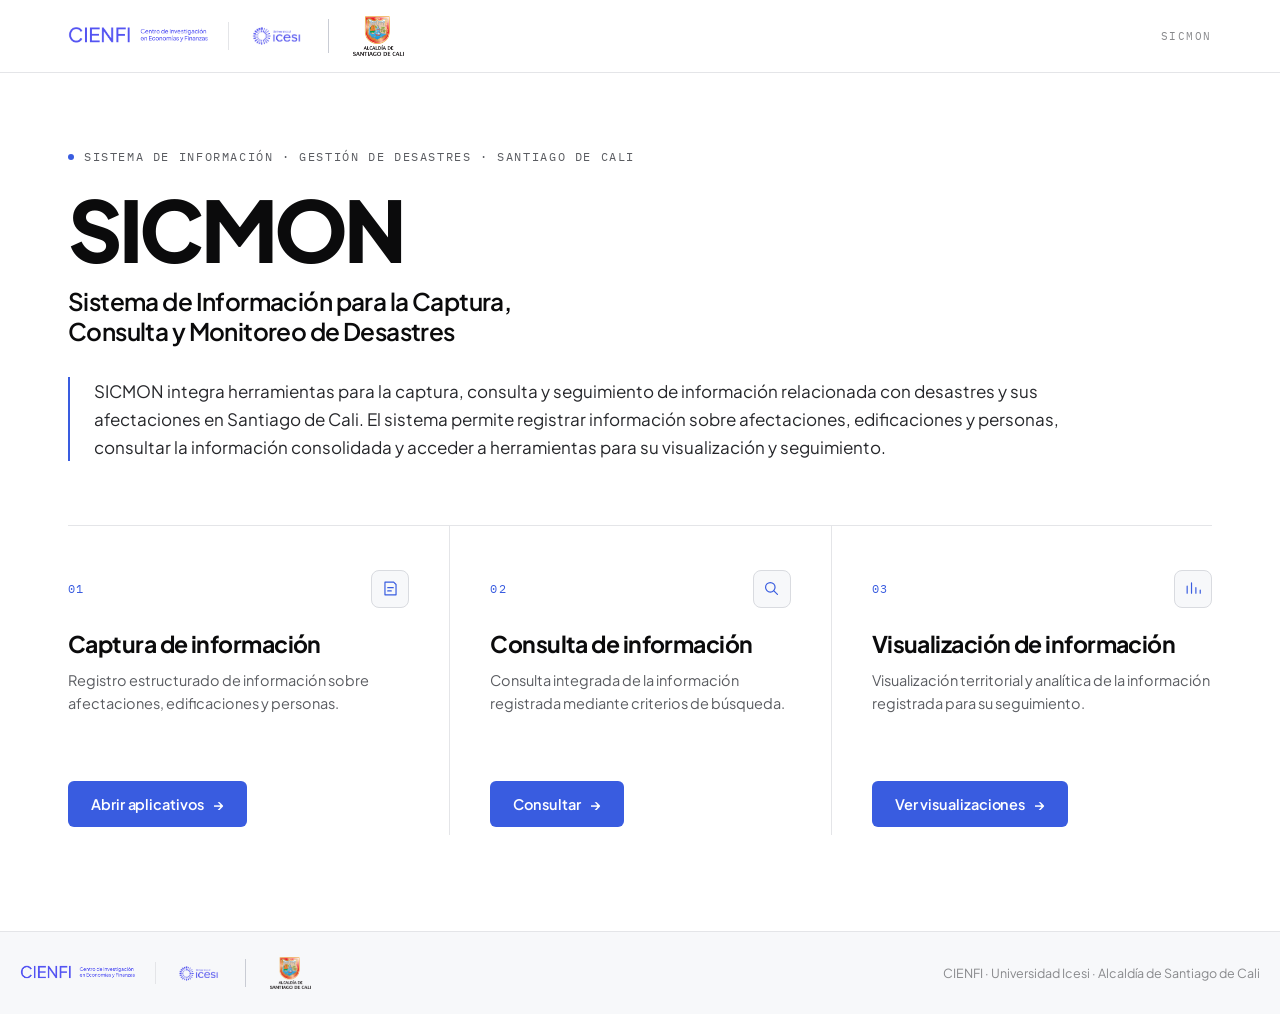
<file: index.html>
<!DOCTYPE html>
<html lang="es">
<head>
<meta charset="utf-8" />
<meta name="viewport" content="width=device-width, initial-scale=1" />
<title>SICMON · Sistema de Información para la Captura, Consulta y Monitoreo de Desastres</title>
<meta name="description" content="SICMON integra herramientas para la captura, consulta y seguimiento de información relacionada con desastres y sus afectaciones en Santiago de Cali." />
<!-- Tipografías: recurso externo (Google Fonts). Sin conexión se usa la
     tipografía del sistema definida en css/styles.css. -->
<link rel="preconnect" href="https://fonts.googleapis.com" />
<link rel="preconnect" href="https://fonts.gstatic.com" crossorigin />
<link href="https://fonts.googleapis.com/css2?family=Plus+Jakarta+Sans:wght@300;400;500;600;700;800&family=IBM+Plex+Mono:wght@400;500&display=swap" rel="stylesheet" />
<link rel="stylesheet" href="css/styles.css?v=2.3.0" />
</head>
<body>

<!-- ===================== ENCABEZADO INSTITUCIONAL ===================== -->
<header class="encabezado">
  <div class="contenedor encabezado__fila">
    <div class="marcas">
      <img class="logo-cienfi" src="logos/logo-cienfi.png" alt="CIENFI — Centro de Investigación en Economía y Finanzas" />
      <span class="marcas__sep" aria-hidden="true"></span>
      <img class="logo-icesi" src="logos/logo-icesi.png" alt="Universidad Icesi" />
      <span class="marcas__sep marcas__sep--aliado" aria-hidden="true"></span>
      <img class="logo-alcaldia" src="logos/logo-alcaldia-cali.png" alt="Alcaldía de Santiago de Cali" />
    </div>
    <p class="sello">SICMON</p>
  </div>
</header>

<main>

  <!-- ===================== PRESENTACIÓN DEL SISTEMA ===================== -->
  <section class="presentacion">
    <div class="contenedor">
      <p class="etiqueta"><span>Sistema de información · Gestión de desastres · Santiago de Cali</span></p>
      <h1 class="sigla">SICMON</h1>
      <p class="desarrollado">Sistema de Información para la Captura, Consulta y Monitoreo de Desastres</p>
      <p class="explicacion">SICMON integra herramientas para la captura, consulta y seguimiento de información relacionada con desastres y sus afectaciones en Santiago de Cali. El sistema permite registrar información sobre afectaciones, edificaciones y personas, consultar la información consolidada y acceder a herramientas para su visualización y seguimiento.</p>
    </div>
  </section>

  <!-- ===================== ACCESOS DEL SISTEMA =====================
       Los destinos de los tres botones se configuran en js/config.js
       (CONFIG.accesos.registro / consulta / tableros). Mientras la URL
       esté vacía, el botón se muestra inactivo.
  ================================================================= -->
  <section class="accesos">
    <div class="contenedor">
      <div class="accesos__regla" aria-hidden="true"></div>
      <div class="accesos__rejilla">

        <article class="acceso">
          <div class="acceso__tope">
            <p class="acceso__num">01</p>
            <span class="acceso__ico"><img src="assets/icons/registro.svg" alt="" /></span>
          </div>
          <h2 class="acceso__titulo">Captura de información</h2>
          <p class="acceso__desc">Registro estructurado de información sobre afectaciones, edificaciones y personas.</p>
          <p class="acceso__accion"><a class="boton" data-acceso="registro">Abrir aplicativos <span aria-hidden="true">&rarr;</span></a></p>
        </article>

        <article class="acceso">
          <div class="acceso__tope">
            <p class="acceso__num">02</p>
            <span class="acceso__ico"><img src="assets/icons/consulta.svg" alt="" /></span>
          </div>
          <h2 class="acceso__titulo">Consulta de información</h2>
          <p class="acceso__desc">Consulta integrada de la información registrada mediante criterios de búsqueda.</p>
          <p class="acceso__accion"><a class="boton" data-acceso="consulta">Consultar <span aria-hidden="true">&rarr;</span></a></p>
        </article>

        <article class="acceso">
          <div class="acceso__tope">
            <p class="acceso__num">03</p>
            <span class="acceso__ico"><img src="assets/icons/tableros.svg" alt="" /></span>
          </div>
          <h2 class="acceso__titulo">Visualización de información</h2>
          <p class="acceso__desc">Visualización territorial y analítica de la información registrada para su seguimiento.</p>
          <p class="acceso__accion"><a class="boton" data-acceso="tableros">Ver visualizaciones <span aria-hidden="true">&rarr;</span></a></p>
        </article>

      </div>
    </div>
  </section>

</main>

<!-- ===================== PIE INSTITUCIONAL ===================== -->
<footer class="pie">
  <div class="contenedor pie__fila">
    <div class="marcas">
      <img class="logo-cienfi" src="logos/logo-cienfi.png" alt="CIENFI" />
      <span class="marcas__sep" aria-hidden="true"></span>
      <img class="logo-icesi" src="logos/logo-icesi.png" alt="Universidad Icesi" />
      <span class="marcas__sep marcas__sep--aliado" aria-hidden="true"></span>
      <img class="logo-alcaldia" src="logos/logo-alcaldia-cali.png" alt="Alcaldía de Santiago de Cali" />
    </div>
    <p class="pie__texto">CIENFI · Universidad Icesi · Alcaldía de Santiago de Cali</p>
  </div>
</footer>

<script src="js/config.js?v=2.3.0"></script>
<script src="js/app.js?v=2.3.0"></script>
</body>
</html>
</file>
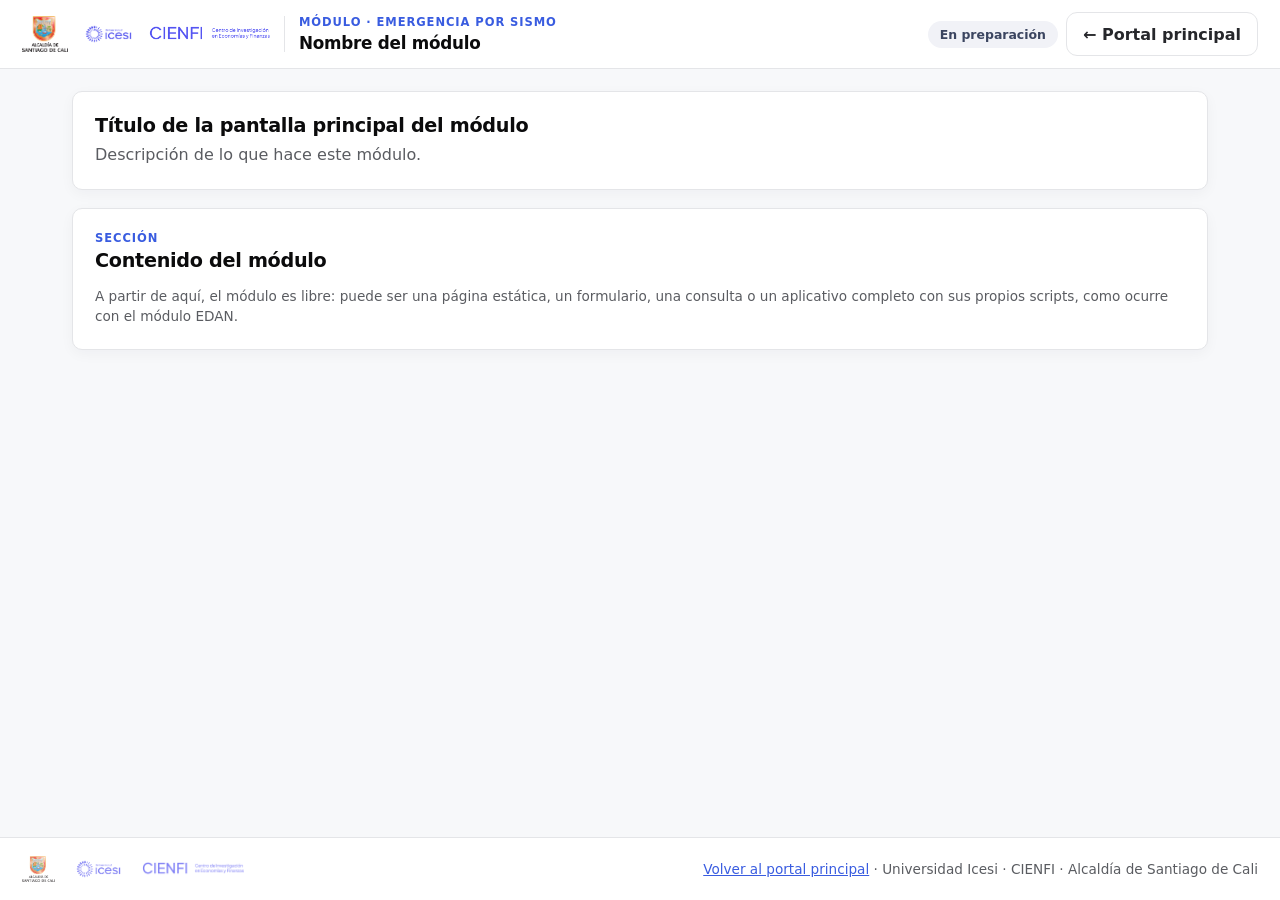
<file: modules/_plantilla/index.html>
<!doctype html>
<html lang="es">
<head>
  <meta charset="utf-8" />
  <meta name="viewport" content="width=device-width, initial-scale=1, viewport-fit=cover" />
  <meta name="theme-color" content="#5454E9" />
  <title>Nombre del módulo · Portal de emergencia</title>

  <!-- Identidad visual de la plataforma. Enlazarla es lo único necesario para
       que el módulo se vea como parte del portal. -->
  <link rel="stylesheet" href="../../assets/shared.css?v=2.3.0" />
  <!-- Estilos propios del módulo (opcional). -->
  <link rel="stylesheet" href="modulo.css?v=2.3.0" />
</head>
<body>

  <!-- ==================== ENCABEZADO ====================
       Copiar tal cual y cambiar solo el título y la píldora de estado.
       El enlace «Portal principal» no se debe quitar: es la vía de regreso.
  -->
  <header class="barra-institucional">
    <div class="barra-marca">
      <div class="barra-logos">
        <img src="../../assets/logos/logo-alcaldia.png" alt="Alcaldía de Santiago de Cali" />
        <img src="../../assets/logos/logo-icesi.png" alt="Universidad Icesi" />
        <img src="../../assets/logos/logo-cienfi.png" alt="CIENFI" />
      </div>
      <div class="barra-textos">
        <p class="eyebrow">Módulo · Emergencia por sismo</p>
        <h1>Nombre del módulo</h1>
      </div>
    </div>
    <div class="barra-acciones">
      <span class="pill pill-suave">En preparación</span>
      <a class="btn btn-secundario" href="../../index.html">← Portal principal</a>
    </div>
  </header>

  <!-- ==================== CONTENIDO ==================== -->
  <main class="contenido">

    <section class="panel panel-hero">
      <h2>Título de la pantalla principal del módulo</h2>
      <p class="subtitle">Descripción de lo que hace este módulo.</p>
    </section>

    <section class="panel">
      <div class="panel-header">
        <div>
          <p class="eyebrow">Sección</p>
          <h2>Contenido del módulo</h2>
        </div>
      </div>
      <p class="hint">
        A partir de aquí, el módulo es libre: puede ser una página estática, un
        formulario, una consulta o un aplicativo completo con sus propios scripts,
        como ocurre con el módulo EDAN.
      </p>
    </section>

  </main>

  <!-- ==================== PIE ==================== -->
  <footer class="pie">
    <div class="pie-logos">
      <img src="../../assets/logos/logo-alcaldia.png" alt="Alcaldía de Santiago de Cali" />
      <img src="../../assets/logos/logo-icesi.png" alt="Universidad Icesi" />
      <img src="../../assets/logos/logo-cienfi.png" alt="CIENFI" />
    </div>
    <p class="hint">
      <a href="../../index.html">Volver al portal principal</a> ·
      Universidad Icesi · CIENFI · Alcaldía de Santiago de Cali
    </p>
  </footer>

</body>
</html>
</file>
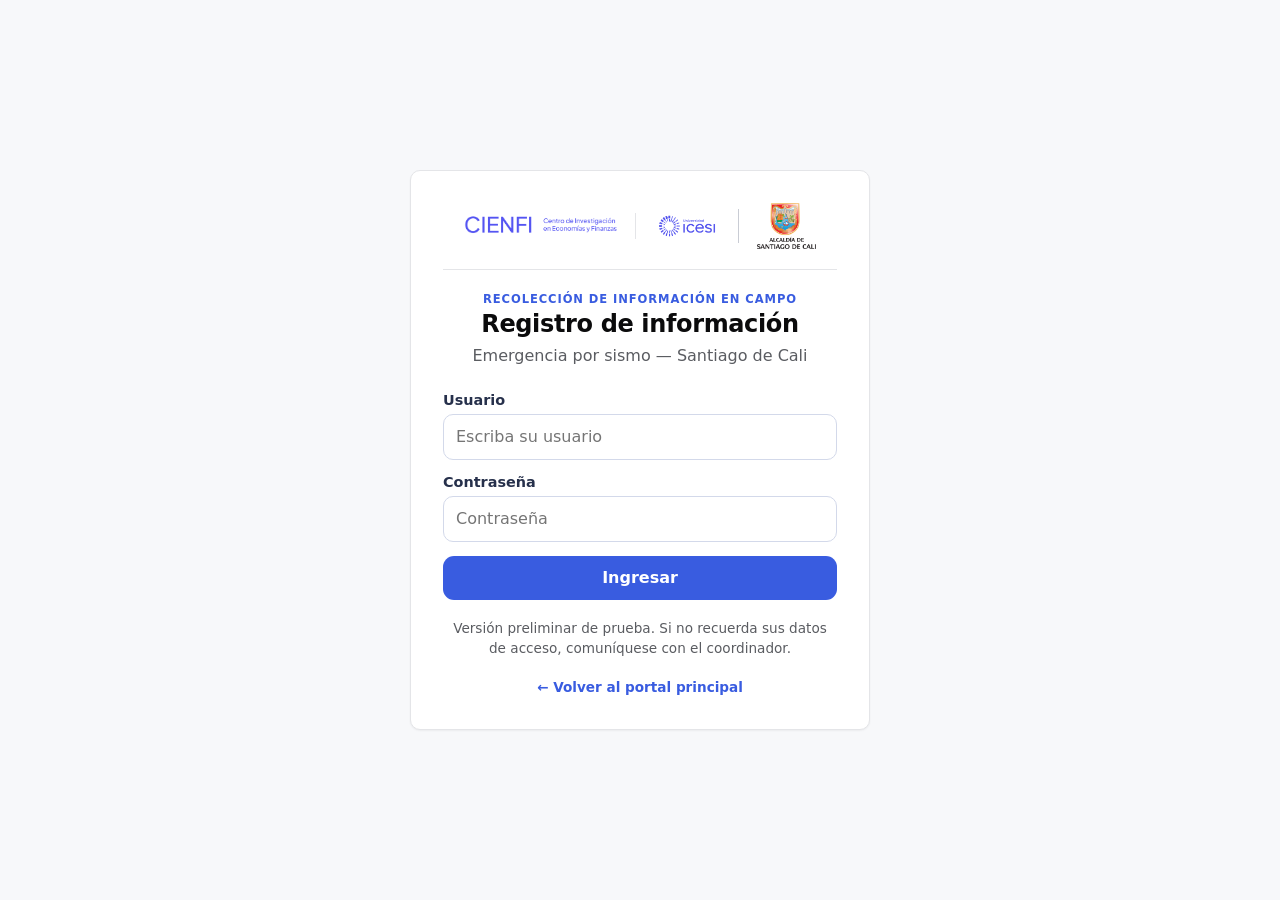
<file: modules/afectaciones/index.html>
<!doctype html>
<html lang="es">
<head>
  <meta charset="utf-8" />
  <meta name="viewport" content="width=device-width, initial-scale=1" />
  <title>Registro de afectaciones · Santiago de Cali</title>
  <!-- El registro de afectaciones ya está construido y vive en el aplicativo
       de captura, junto a los otros dos. Esta página solo redirige a quien
       tenga guardado el enlace de cuando el módulo estaba en preparación. -->
  <meta http-equiv="refresh" content="0; url=../edan/index.html" />
</head>
<body>
  <p>El registro de afectaciones ahora está en el aplicativo de captura.
     <a href="../edan/index.html">Continuar</a>.</p>
</body>
</html>
</file>
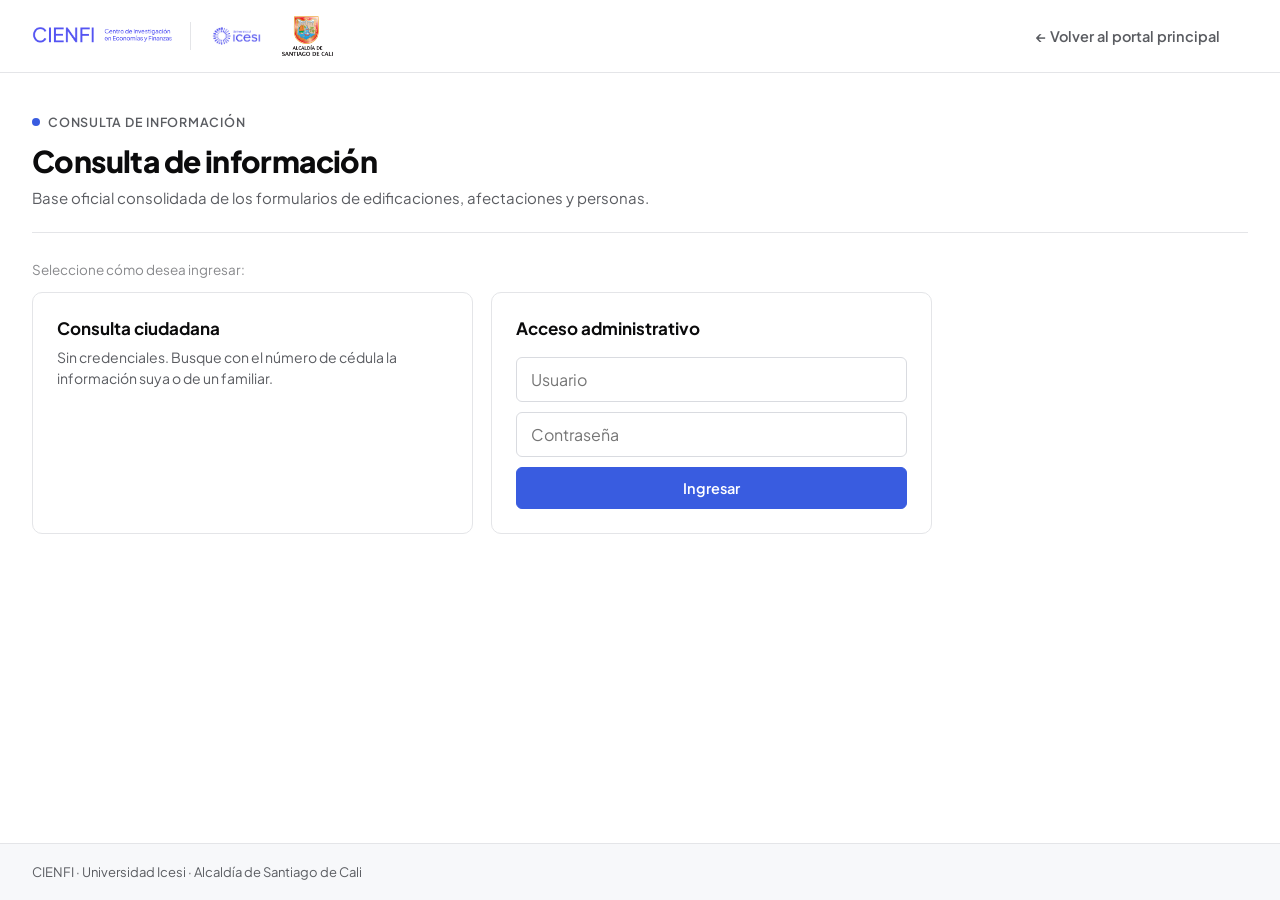
<file: modules/consulta/index.html>
<!DOCTYPE html>
<html lang="es">
<head>
<meta charset="utf-8" />
<meta name="viewport" content="width=device-width, initial-scale=1" />
<title>Consulta de información · Afectaciones sísmicas en Santiago de Cali</title>
<meta name="description" content="Consulta de la base oficial consolidada de personas, familias y edificaciones afectadas por los eventos sísmicos en Santiago de Cali." />
<!-- Tipografía: recurso externo (Google Fonts). Sin conexión se usa la del sistema. -->
<link rel="preconnect" href="https://fonts.googleapis.com" />
<link rel="preconnect" href="https://fonts.gstatic.com" crossorigin />
<link href="https://fonts.googleapis.com/css2?family=Plus+Jakarta+Sans:wght@300;400;500;600;700;800&family=IBM+Plex+Mono:wght@400;500&display=swap" rel="stylesheet" />
<link rel="stylesheet" href="css/styles.css" />
</head>
<body>

<!-- ===================== HEADER ===================== -->
<header class="encabezado">
  <div class="contenedor encabezado__fila">
    <div class="marcas">
      <img class="logo-cienfi" src="assets/logos/logo-cienfi.png" alt="CIENFI — Centro de Investigación en Economía y Finanzas" />
      <span class="marcas__sep" aria-hidden="true"></span>
      <img class="logo-icesi" src="assets/logos/logo-icesi.png" alt="Universidad Icesi" />
      <img class="logo-alcaldia" src="assets/logos/logo-alcaldia-cali.png" alt="Alcaldía de Santiago de Cali" />
    </div>
    <div class="encabezado__derecha">
      <a class="nav__enlace" href="../../index.html">← Volver al portal principal</a>
      <nav class="nav" id="nav-principal" aria-label="Vistas del aplicativo"></nav>
    </div>
  </div>
</header>

<main class="contenedor">

  <div class="cabecera-pagina">
    <p class="etiqueta-superior"><span aria-hidden="true"></span><span id="etiqueta-modo">Consulta de información</span></p>
    <h1>Consulta de información</h1>
    <p class="subtitulo">Base oficial consolidada de los formularios de edificaciones, afectaciones y personas.
       <span id="actualizado" class="mono"></span></p>
  </div>

  <!-- ===================== VISTA · SELECCIÓN DE ROL ===================== -->
  <section id="vista-rol" class="vista">
    <p class="nota" style="margin-bottom:14px;">Seleccione cómo desea ingresar:</p>
    <div class="roles">
      <button class="rol" id="rol-ciudadano" type="button">
        <span class="rol__titulo">Consulta ciudadana</span>
        <span class="rol__texto">Sin credenciales. Busque con el número de cédula la información suya
          o de un familiar.</span>
      </button>
      <div class="rol rol--login">
        <span class="rol__titulo">Acceso administrativo</span>
        <form id="form-login" autocomplete="off">
          <input class="buscador__input" id="login-usuario" type="text" placeholder="Usuario" autocomplete="username" />
          <input class="buscador__input" id="login-password" type="password" placeholder="Contraseña" autocomplete="current-password" />
          <button class="boton boton--primario" type="submit">Ingresar</button>
          <p class="nota nota--error oculto" id="login-error">Usuario o contraseña incorrectos.</p>
        </form>
      </div>
    </div>
  </section>

  <!-- ===================== VISTA · CONSULTA CIUDADANA ===================== -->
  <section id="vista-ciudadano" class="vista oculto">
    <div class="buscador">
      <label class="buscador__label" for="cedula">Número de cédula</label>
      <div class="buscador__fila">
        <input id="cedula" class="buscador__input" type="text" inputmode="numeric"
               placeholder="Ej.: 1000001" autocomplete="off" />
        <button id="btn-buscar" class="boton boton--primario" type="button">Buscar</button>
      </div>
      <p class="nota">La búsqueda ignora puntos y espacios. Solo se muestra la información
         asociada a la cédula consultada.</p>
    </div>
    <div id="resultado"></div>
  </section>

  <!-- ===================== VISTA · EQUIPO ===================== -->
  <section id="vista-equipo" class="vista oculto">
    <div class="pestanas" id="pestanas">
      <button class="pestana pestana--activa" data-base="viviendas" type="button">Edificaciones</button>
      <button class="pestana" data-base="afectaciones" type="button">Afectaciones</button>
      <button class="pestana" data-base="familias" type="button">Hogares</button>
      <button class="pestana" data-base="personas" type="button">Personas</button>
      <button class="pestana" data-base="revisar" type="button">Casos por revisar</button>
    </div>

    <div id="panel-base">
      <div class="filtros">
        <input id="filtro-global" class="buscador__input" type="text" placeholder="Buscar en toda la tabla…" />
        <button id="btn-columnas" class="boton" type="button">Columnas ▾</button>
        <label class="check"><input id="chk-duplicados" type="checkbox" /> Mostrar duplicados</label>
        <button id="btn-limpiar" class="boton" type="button">Limpiar filtros</button>
        <button id="btn-csv" class="boton" type="button">Descargar CSV</button>
        <!-- Antes esto era un enlace a un .xlsx guardado en el repositorio. Ese
             archivo llevaba la base completa —cédulas incluidas— dentro de un
             repositorio público, así que se retiró. La descarga ahora se arma
             en el navegador con los datos que el equipo ya tiene cargados. -->
        <button id="btn-csv-todo" class="boton" type="button">Descargar las 4 bases (CSV)</button>
        <button id="btn-obs-export" class="boton" type="button" title="Exporta las observaciones registradas en este equipo">Exportar observaciones</button>
      </div>
      <div class="panel-columnas oculto" id="panel-columnas">
        <p class="nota" style="margin:0 0 8px;">Agregue a la tabla los módulos de preguntas del formulario que quiera ver:</p>
        <div id="lista-secciones"></div>
      </div>
      <p class="nota" id="conteo-base"></p>
      <p class="nota">Ordene con un clic en el encabezado; filtre columna por columna en la fila bajo los títulos.
         Clic en una fila para ver <b>todas las respuestas del formulario</b>.</p>
      <div class="tabla-marco"><table id="tabla-base" class="tabla"></table></div>
    </div>

    <div id="panel-revisar" class="oculto">
      <h2 class="titulo-seccion">Familias sin vivienda asociada o con asociación ambigua</h2>
      <div class="tabla-marco"><table id="tabla-revisar" class="tabla"></table></div>
      <h2 class="titulo-seccion">Registros marcados como duplicados</h2>
      <p class="nota">Ningún registro se elimina: el duplicado queda apuntando al registro que se conservó.</p>
      <div class="tabla-marco"><table id="tabla-duplicados" class="tabla"></table></div>
    </div>
  </section>

</main>

<!-- ===================== MODAL · FICHA COMPLETA ===================== -->
<div class="modal oculto" id="modal-ficha" role="dialog" aria-modal="true">
  <div class="modal__caja">
    <div class="modal__cabecera">
      <h2 id="ficha-titulo">Ficha</h2>
      <button class="modal__cerrar" id="ficha-cerrar" type="button" aria-label="Cerrar">×</button>
    </div>
    <div class="modal__cuerpo" id="ficha-cuerpo"></div>
  </div>
</div>

<!-- ===================== MODAL · OBSERVACIONES ===================== -->
<div class="modal oculto" id="modal-obs" role="dialog" aria-modal="true">
  <div class="modal__caja modal__caja--angosta">
    <div class="modal__cabecera">
      <h2 id="obs-titulo">Observaciones</h2>
      <button class="modal__cerrar" id="obs-cerrar" type="button" aria-label="Cerrar">×</button>
    </div>
    <div class="modal__cuerpo">
      <div id="obs-lista"></div>
      <form id="obs-form">
        <textarea id="obs-texto" rows="3" placeholder="Escriba una observación sobre este registro…"></textarea>
        <button class="boton boton--primario" type="submit">Guardar observación</button>
      </form>
      <p class="nota">Las observaciones se guardan en este equipo y se comparten al exportarlas.
         La sincronización automática entre usuarios llegará con la integración al portal.</p>
    </div>
  </div>
</div>

<footer class="pie">
  <div class="contenedor pie__fila">
    <span>CIENFI · Universidad Icesi · Alcaldía de Santiago de Cali</span>
    <span class="mono" id="pie-actualizado"></span>
  </div>
</footer>

<!-- Los datos NO viajan en el repositorio: esta página se los pide al Apps
     Script. config-consulta.js solo trae la dirección del receptor. -->
<!-- La lista de quiénes pueden entrar es la MISMA del aplicativo de campo, y se
     lee de su config.js en vez de repetirla aquí. Si se repitiera, agregar a
     alguien exigiría acordarse de tocar dos archivos, y el día que se olvidara
     uno esa persona entraría a una aplicación y no a la otra.
     Ese archivo solo define window.APP_CONFIG; no dibuja nada. -->
<script src="../edan/js/config.js?v=2.3.0"></script>
<script src="js/config-consulta.js?v=2.3.0"></script>
<script src="js/app.js?v=2.3.0"></script>
</body>
</html>
</file>
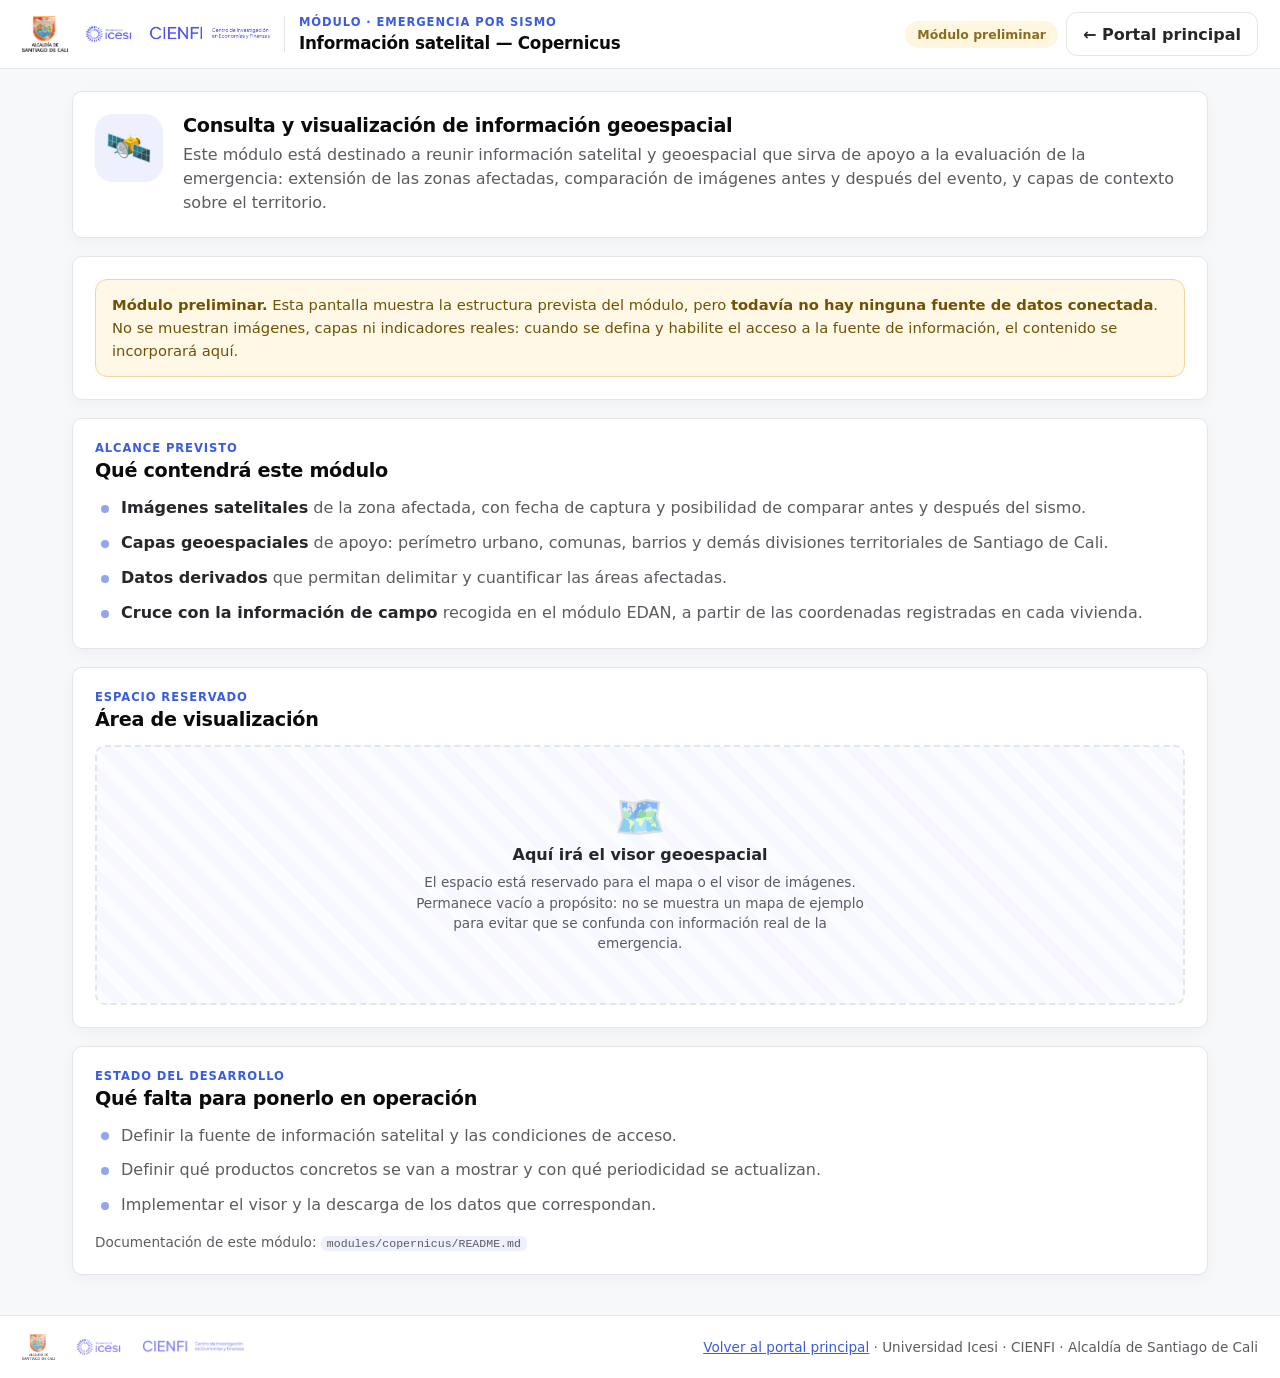
<file: modules/copernicus/index.html>
<!doctype html>
<html lang="es">
<head>
  <meta charset="utf-8" />
  <meta name="viewport" content="width=device-width, initial-scale=1, viewport-fit=cover" />
  <meta name="theme-color" content="#5454E9" />
  <title>Información satelital — Copernicus · Portal de emergencia</title>
  <link rel="stylesheet" href="../../assets/shared.css?v=2.3.0" />
  <link rel="stylesheet" href="modulo.css?v=2.3.0" />
</head>
<body>

  <header class="barra-institucional">
    <div class="barra-marca">
      <div class="barra-logos">
        <img src="../../assets/logos/logo-alcaldia.png" alt="Alcaldía de Santiago de Cali" />
        <img src="../../assets/logos/logo-icesi.png" alt="Universidad Icesi" />
        <img src="../../assets/logos/logo-cienfi.png" alt="CIENFI" />
      </div>
      <div class="barra-textos">
        <p class="eyebrow">Módulo · Emergencia por sismo</p>
        <h1>Información satelital — Copernicus</h1>
      </div>
    </div>
    <div class="barra-acciones">
      <span class="pill pill-atencion">Módulo preliminar</span>
      <a class="btn btn-secundario" href="../../index.html">← Portal principal</a>
    </div>
  </header>

  <main class="contenido">

    <section class="panel panel-hero encabezado-modulo">
      <span class="modulo-icono" aria-hidden="true">🛰️</span>
      <div>
        <h2>Consulta y visualización de información geoespacial</h2>
        <p class="subtitle">
          Este módulo está destinado a reunir información satelital y geoespacial
          que sirva de apoyo a la evaluación de la emergencia: extensión de las
          zonas afectadas, comparación de imágenes antes y después del evento, y
          capas de contexto sobre el territorio.
        </p>
      </div>
    </section>

    <section class="panel">
      <div class="aviso">
        <strong>Módulo preliminar.</strong> Esta pantalla muestra la estructura
        prevista del módulo, pero <strong>todavía no hay ninguna fuente de datos
        conectada</strong>. No se muestran imágenes, capas ni indicadores reales:
        cuando se defina y habilite el acceso a la fuente de información, el
        contenido se incorporará aquí.
      </div>
    </section>

    <section class="panel">
      <div class="panel-header">
        <div>
          <p class="eyebrow">Alcance previsto</p>
          <h2>Qué contendrá este módulo</h2>
        </div>
      </div>
      <ul class="lista-marcada">
        <li><strong>Imágenes satelitales</strong> de la zona afectada, con fecha de
          captura y posibilidad de comparar antes y después del sismo.</li>
        <li><strong>Capas geoespaciales</strong> de apoyo: perímetro urbano, comunas,
          barrios y demás divisiones territoriales de Santiago de Cali.</li>
        <li><strong>Datos derivados</strong> que permitan delimitar y cuantificar las
          áreas afectadas.</li>
        <li><strong>Cruce con la información de campo</strong> recogida en el módulo
          EDAN, a partir de las coordenadas registradas en cada vivienda.</li>
      </ul>
    </section>

    <section class="panel">
      <div class="panel-header">
        <div>
          <p class="eyebrow">Espacio reservado</p>
          <h2>Área de visualización</h2>
        </div>
      </div>
      <div class="marcador-visor">
        <span class="marcador-icono" aria-hidden="true">🗺️</span>
        <p><strong>Aquí irá el visor geoespacial</strong></p>
        <p class="hint">
          El espacio está reservado para el mapa o el visor de imágenes. Permanece
          vacío a propósito: no se muestra un mapa de ejemplo para evitar que se
          confunda con información real de la emergencia.
        </p>
      </div>
    </section>

    <section class="panel">
      <div class="panel-header">
        <div>
          <p class="eyebrow">Estado del desarrollo</p>
          <h2>Qué falta para ponerlo en operación</h2>
        </div>
      </div>
      <ul class="lista-marcada">
        <li>Definir la fuente de información satelital y las condiciones de acceso.</li>
        <li>Definir qué productos concretos se van a mostrar y con qué periodicidad
          se actualizan.</li>
        <li>Implementar el visor y la descarga de los datos que correspondan.</li>
      </ul>
      <p class="hint" style="margin-top:14px;">
        Documentación de este módulo: <code>modules/copernicus/README.md</code>
      </p>
    </section>

  </main>

  <footer class="pie">
    <div class="pie-logos">
      <img src="../../assets/logos/logo-alcaldia.png" alt="Alcaldía de Santiago de Cali" />
      <img src="../../assets/logos/logo-icesi.png" alt="Universidad Icesi" />
      <img src="../../assets/logos/logo-cienfi.png" alt="CIENFI" />
    </div>
    <p class="hint">
      <a href="../../index.html">Volver al portal principal</a> ·
      Universidad Icesi · CIENFI · Alcaldía de Santiago de Cali
    </p>
  </footer>

</body>
</html>
</file>
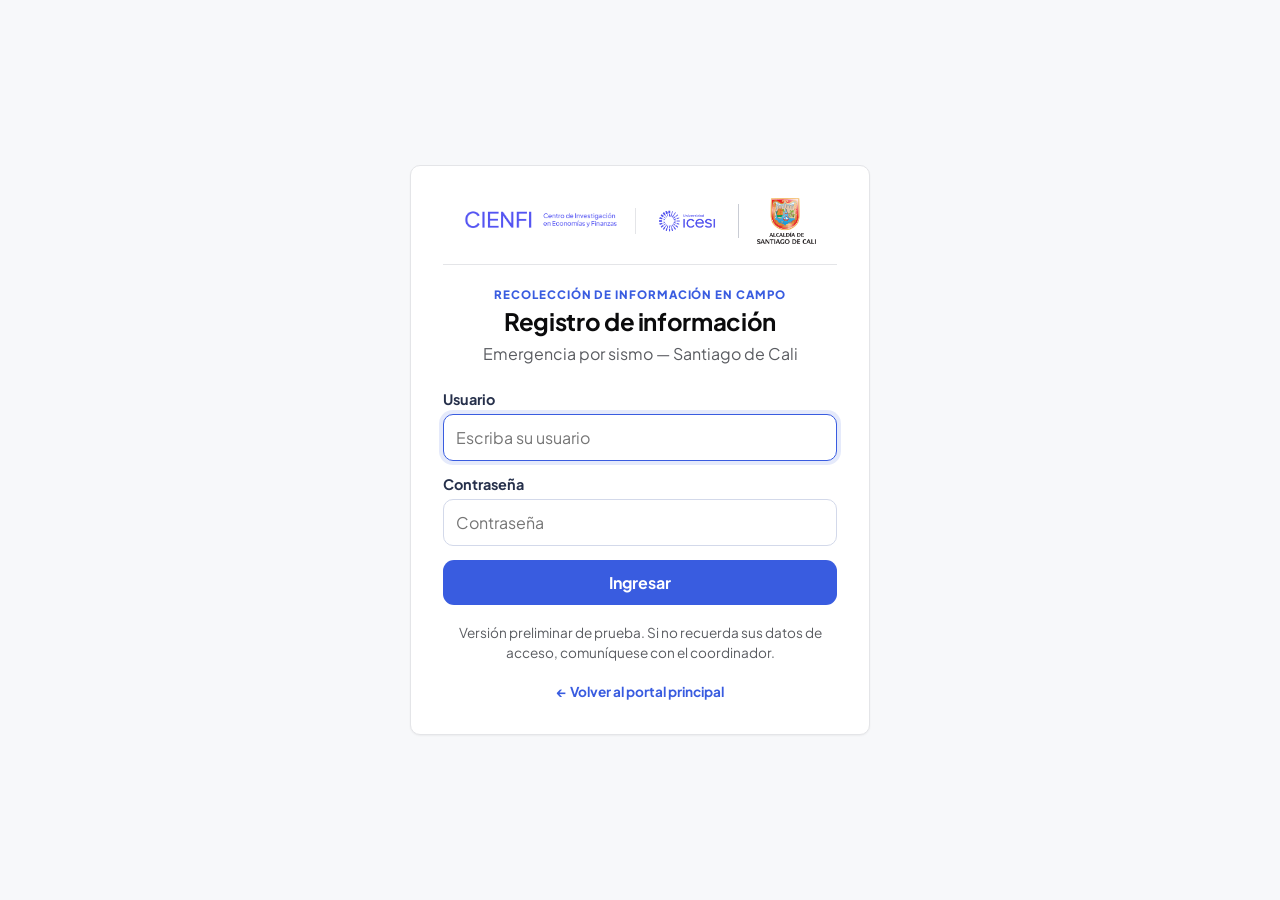
<file: modules/edan/index.html>
<!doctype html>
<html lang="es">
<head>
  <meta charset="utf-8" />
  <!-- interactive-widget=resizes-content hace que, al abrir el teclado del
       celular, el navegador reduzca el área de la página en lugar de taparla.
       No se limita el zoom: el usuario siempre puede ampliar si lo necesita. -->
  <meta name="viewport" content="width=device-width, initial-scale=1, viewport-fit=cover, interactive-widget=resizes-content" />
  <meta name="theme-color" content="#395CE0" />
  <title>Registro de información — Santiago de Cali</title>
  <!-- Tipografías del Sistema de Diseño CIENFI (Google Fonts). Sin conexión
       se usa la tipografía del sistema definida en styles.css. -->
  <link rel="preconnect" href="https://fonts.googleapis.com" />
  <link rel="preconnect" href="https://fonts.gstatic.com" crossorigin />
  <link href="https://fonts.googleapis.com/css2?family=Plus+Jakarta+Sans:wght@400;500;600;700;800&family=IBM+Plex+Mono:wght@400;500&display=swap" rel="stylesheet" />
  <!-- Leaflet alojado en el proyecto, no en un CDN: así la aplicación carga
       sin internet. Solo los mosaicos del mapa requieren conexión. -->
  <link rel="stylesheet" href="assets/leaflet/leaflet.css" />
  <link rel="stylesheet" href="styles.css?v=2.3.0" />
  <!-- Integración con el portal: solo agrega el enlace de regreso. Se mantiene
       en un archivo aparte para que styles.css siga siendo idéntico al del
       aplicativo original. -->
  <link rel="stylesheet" href="integracion-portal.css?v=2.3.0" />
</head>
<body>

  <!-- ==================== INICIO DE SESIÓN ==================== -->
  <section id="vista-login" class="login-view">
    <div class="login-card">
      <div class="login-logos">
        <img src="assets/logo-cienfi.png" alt="CIENFI" />
        <span class="sep-marcas" aria-hidden="true"></span>
        <img src="assets/logo-icesi.png" alt="Universidad Icesi" />
        <span class="sep-marcas sep-marcas--aliado" aria-hidden="true"></span>
        <img src="assets/logo-alcaldia.png" alt="Alcaldía de Santiago de Cali" />
      </div>
      <p class="eyebrow">Recolección de información en campo</p>
      <h1 id="login-titulo">Registro de información</h1>
      <p class="subtitle">Emergencia por sismo — Santiago de Cali</p>

      <form id="form-login" class="login-form" autocomplete="off">
        <div class="field">
          <label for="login-usuario">Usuario</label>
          <input id="login-usuario" type="text" placeholder="Escriba su usuario" autocomplete="username" required />
        </div>
        <div class="field">
          <label for="login-clave">Contraseña</label>
          <input id="login-clave" type="password" placeholder="Contraseña" autocomplete="current-password" required />
        </div>
        <p id="login-error" class="mensaje-error oculto"></p>
        <button class="btn btn-primario btn-bloque" type="submit">Ingresar</button>
      </form>
      <p class="hint">Versión preliminar de prueba. Si no recuerda sus datos de acceso, comuníquese con el coordinador.</p>
      <p class="hint enlace-portal-login">
        <a href="../../index.html">← Volver al portal principal</a>
      </p>
    </div>
  </section>

  <!-- ==================== APLICACIÓN ==================== -->
  <div id="app-shell" class="app-shell oculto">

    <header class="topbar">
      <div class="topbar-marca">
        <img class="logo-topbar" src="assets/logo-cienfi.png" alt="CIENFI" />
        <div class="topbar-textos">
          <p class="eyebrow" id="topbar-modulo">Registro de información</p>
          <h1 id="topbar-titulo">Panel principal</h1>
        </div>
      </div>
      <!-- Regreso al portal: queda fuera del menú desplegable para que esté
           siempre visible, también en celular. -->
      <a class="btn btn-secundario btn-portal" href="../../index.html"
         title="Volver al portal de atención y gestión"
         aria-label="Volver al portal principal">
        <span aria-hidden="true">←</span>
        <span class="btn-portal-texto">Portal<span class="btn-portal-largo"> principal</span></span>
      </a>
      <button id="btn-menu" class="btn btn-secundario btn-menu" type="button"
              aria-expanded="false" aria-controls="topbar-acciones">☰ Menú</button>
      <div id="topbar-acciones" class="topbar-acciones">
        <span id="pill-usuario" class="pill">Usuario</span>
        <!-- Estado del envío a la base central. Empieza oculto: solo aparece
             cuando hay un destino configurado. -->
        <button id="pill-sync" class="pill pill-sync oculto" type="button"
                title="Estado del envío a la base central. Pulse para enviar ahora.">Envío</button>
        <button id="btn-inicio" class="btn btn-secundario" type="button">Inicio</button>
        <button id="btn-respaldo" class="btn btn-secundario" type="button" title="Descarga un archivo con todas las encuestas de este equipo">Descargar respaldo</button>
        <label class="btn btn-secundario btn-archivo">
          Restaurar respaldo
          <input id="input-respaldo" type="file" accept="application/json,.json" />
        </label>
        <button id="btn-salir" class="btn btn-peligro-linea" type="button">Salir</button>
      </div>
    </header>

    <!-- ---------- Registro de información: tipo de registro ----------
         Primera pantalla después del inicio de sesión. Las tres opciones se
         dibujan desde TIPOS_REGISTRO en js/app.js. -->
    <main id="vista-menu" class="vista oculto">
      <section class="panel panel-hero">
        <div>
          <h2>Registro de información</h2>
          <p class="subtitle">Seleccione el tipo de registro que va a diligenciar.</p>
        </div>
      </section>

      <div id="lista-formularios" class="tarjetas-opcion"></div>

      <section class="panel">
        <div class="panel-header">
          <div>
            <p class="eyebrow">Continuidad del trabajo</p>
            <h2>Mis encuestas recientes</h2>
          </div>
          <span id="menu-resumen" class="hint"></span>
        </div>
        <div id="lista-encuestas-propias" class="lista-encuestas"></div>
      </section>
    </main>

    <!-- ---------- Formulario ---------- -->
    <main id="vista-formulario" class="vista oculto">
      <section class="panel barra-progreso-panel">
        <div class="progreso-cabecera">
          <div>
            <p class="eyebrow" id="form-eyebrow">Formulario</p>
            <h2 id="form-titulo">Sección</h2>
            <p class="subtitle" id="form-descripcion"></p>
          </div>
          <div class="progreso-datos">
            <span id="form-id" class="pill pill-suave">ID</span>
            <span id="form-guardado" class="pill pill-ok">Guardado</span>
          </div>
        </div>
        <div class="pasos" id="form-pasos"></div>
        <div class="progreso-pista"><div id="form-progreso" class="progreso-barra"></div></div>
        <p class="hint" id="form-progreso-texto"></p>
      </section>

      <section class="panel">
        <div id="form-vinculo" class="aviso aviso-vinculo oculto"></div>
        <!-- Contenedor simple: el render inserta adentro las rejillas .campos -->
        <div id="form-campos"></div>
        <div id="form-errores" class="mensaje-error oculto"></div>
      </section>

      <!-- Salir y eliminar van aquí, separadas a propósito de los botones de
           avance: en celular la barra fija de abajo solo lleva Anterior y
           Siguiente, para no tocar por error algo que cierra la encuesta. -->
      <div class="acciones-secundarias">
        <button id="btn-guardar-salir" class="btn btn-secundario" type="button">Guardar y salir</button>
        <button id="btn-eliminar-encuesta" class="btn btn-peligro-linea" type="button">Eliminar esta encuesta</button>
      </div>

      <!-- Barra de avance: queda fija al pie en celular y tableta -->
      <div id="acciones-formulario" class="acciones-inferiores">
        <div class="progreso-movil">
          <span id="progreso-movil-texto">Sección 1</span>
          <div class="progreso-pista delgada"><div id="progreso-movil-barra" class="progreso-barra"></div></div>
        </div>
        <div class="acciones-botones">
          <button id="btn-anterior" class="btn btn-secundario" type="button">← Anterior</button>
          <button id="btn-siguiente" class="btn btn-primario" type="button">Siguiente →</button>
          <button id="btn-finalizar" class="btn btn-primario oculto" type="button">Finalizar encuesta</button>
        </div>
      </div>
    </main>

    <!-- ---------- Pantalla de finalización ---------- -->
    <main id="vista-final" class="vista oculto">
      <section class="panel panel-exito">
        <div class="exito-icono">✓</div>
        <h2>Encuesta guardada correctamente</h2>
        <p class="subtitle" id="final-detalle"></p>
        <div class="exito-datos">
          <div><span class="etiqueta-dato">Identificador de la encuesta</span><strong id="final-id">—</strong></div>
          <div><span class="etiqueta-dato">Código del hogar</span><strong id="final-hogar">—</strong></div>
        </div>
        <p class="hint" id="final-nota"></p>
      </section>

      <section class="panel">
        <div class="panel-header"><h2>¿Qué desea hacer ahora?</h2></div>
        <div id="final-opciones" class="acciones-finales"></div>
      </section>
    </main>

    <!-- ---------- Panel de coordinación ---------- -->
    <main id="vista-panel" class="vista oculto">
      <section class="panel panel-hero">
        <div>
          <p class="eyebrow" id="panel-eyebrow">Panel de seguimiento</p>
          <h2 id="panel-titulo">Avance de la recolección</h2>
          <p class="subtitle" id="panel-subtitulo"></p>
          <p><span class="pill pill-suave" id="panel-ambito"></span></p>
        </div>
        <button id="btn-actualizar-panel" class="btn btn-secundario" type="button">Actualizar</button>
      </section>

      <div id="panel-tarjetas" class="tarjetas-indicador"></div>

      <section class="panel">
        <div class="panel-header">
          <h2>Avance por tipo de formulario</h2>
        </div>
        <div id="panel-avance-tipo" class="barras"></div>
      </section>

      <section class="panel">
        <div class="panel-header">
          <h2>Avance por diligenciador</h2>
          <span class="hint">Solo encuestas finalizadas.</span>
        </div>
        <div class="tabla-contenedor"><table id="tabla-diligenciadores" class="tabla tabla-apilable"></table></div>
      </section>

      <!-- Avance central: lo recibido por la base de CIENFI desde TODOS los
           equipos. Las demás tablas del panel solo ven este computador. -->
      <section class="panel">
        <div class="panel-header">
          <div>
            <p class="eyebrow">Todos los equipos</p>
            <h2>Detalle de encuestas recibidas</h2>
          </div>
          <span class="pill pill-suave" id="pill-central"></span>
        </div>
        <p class="hint" id="panel-central-nota"></p>
        <div class="tabla-contenedor"><table id="tabla-central" class="tabla tabla-apilable"></table></div>
      </section>

      <section class="panel">
        <div class="panel-header">
          <div><h2>Descarga de información</h2></div>
        </div>
        <div class="filtros">
          <div class="field">
            <label for="filtro-tipo">Tipo de formulario</label>
            <select id="filtro-tipo">
              <option value="">Todos</option>
              <option value="vivienda">Edificaciones</option>
              <option value="afectaciones">Afectaciones</option>
              <option value="personas">Personas y familias</option>
            </select>
          </div>
          <div class="field">
            <label for="filtro-usuario">Diligenciador</label>
            <select id="filtro-usuario"><option value="">Todos</option></select>
          </div>
          <div class="field">
            <label for="filtro-estado">Estado</label>
            <select id="filtro-estado">
              <option value="finalizada">Solo finalizadas</option>
              <option value="">Todas (incluye borradores)</option>
            </select>
          </div>
          <div class="field">
            <label for="filtro-separador">Separador del CSV</label>
            <select id="filtro-separador">
              <option value=",">Coma — R, Python, Stata</option>
              <option value=";">Punto y coma — Excel en español</option>
            </select>
          </div>
        </div>

        <p id="descarga-resumen" class="hint"></p>

        <div class="botones-descarga">
          <button class="btn btn-primario" type="button" data-descargar="viviendas">Viviendas (.csv)</button>
          <button class="btn btn-primario" type="button" data-descargar="personas_hogares">Personas · hogares (.csv)</button>
          <button class="btn btn-primario" type="button" data-descargar="personas">Personas · una fila por persona (.csv)</button>
          <button class="btn btn-primario-linea" type="button" data-descargar="indice">Índice de encuestas (.csv)</button>
          <button class="btn btn-primario-linea" type="button" data-descargar="diccionario"
                  title="Libro de códigos: qué significa cada columna y cada número de respuesta">Diccionario de variables (.csv)</button>
          <button id="btn-descargar-todo" class="btn btn-secundario" type="button">Descargar todos</button>
        </div>
        <p class="hint">Los archivos se guardan en la carpeta de descargas del navegador. Se recomienda moverlos luego a la carpeta <code>app_output</code> del proyecto.</p>
      </section>

      <section class="panel" id="panel-respaldo">
        <div class="panel-header">
          <div>
            <p class="eyebrow">Base centralizada</p>
            <h2>Envío a Google Drive de CIENFI</h2>
          </div>
          <span id="sync-estado-pill" class="pill">—</span>
        </div>
        <p id="sync-mensaje" class="hint"></p>
        <div class="botones-descarga" style="margin-top:14px;">
          <button id="btn-sincronizar" class="btn btn-primario" type="button">Enviar encuestas pendientes</button>
          <button id="btn-probar-sync" class="btn btn-secundario" type="button">Probar conexión</button>
        </div>
        <p class="hint" style="margin-top:12px;">
          Solo se envían las encuestas <strong>finalizadas</strong>. Una encuesta enviada
          no se borra de este equipo: queda marcada, y el CSV local sigue sirviendo
          como respaldo.
        </p>
      </section>

      <section class="panel">
        <div class="panel-header">
          <h2>Registros recolectados</h2>
          <span id="registros-conteo" class="hint"></span>
        </div>
        <div class="tabla-contenedor"><table id="tabla-registros" class="tabla tabla-apilable"></table></div>
      </section>
    </main>

    <footer class="pie">
      <div class="pie-logos">
        <img src="assets/logo-cienfi.png" alt="CIENFI" />
        <span class="sep-marcas" aria-hidden="true"></span>
        <img src="assets/logo-icesi.png" alt="Universidad Icesi" />
        <span class="sep-marcas sep-marcas--aliado" aria-hidden="true"></span>
        <img src="assets/logo-alcaldia.png" alt="Alcaldía de Santiago de Cali" />
      </div>
      <p id="pie-version" class="hint"></p>
      <p class="hint"><a href="../../index.html">← Volver al portal principal</a></p>
    </footer>
  </div>

  <div id="toast" class="toast" role="status" aria-live="polite"></div>

  <script src="assets/leaflet/leaflet.js"></script>
  <script src="js/config.js?v=2.3.0"></script>
  <script src="js/codigos.js?v=2.3.0"></script>
  <script src="js/municipios-valle.js?v=2.3.0"></script>
  <script src="js/campo-direccion.js?v=2.3.0"></script>
  <script src="js/campo-fotos.js?v=2.3.0"></script>
  <script src="js/ayuda-nivel-dano.js?v=2.3.0"></script>
  <script src="js/form-vivienda.js?v=2.3.0"></script>
  <script src="js/form-personas.js?v=2.3.0"></script>
  <script src="js/form-afectaciones.js?v=2.3.0"></script>
  <script src="js/storage.js?v=2.3.0"></script>
  <script src="js/export.js?v=2.3.0"></script>
  <!-- Envío a la base central de CIENFI (Google Drive). config-sync.js debe
       cargarse antes: sincronizacion.js lee de él la dirección y el token. -->
  <script src="js/config-sync.js?v=2.3.0"></script>
  <script src="js/sincronizacion.js?v=2.3.0"></script>
  <script src="js/app.js?v=2.3.0"></script>
</body>
</html>
</file>
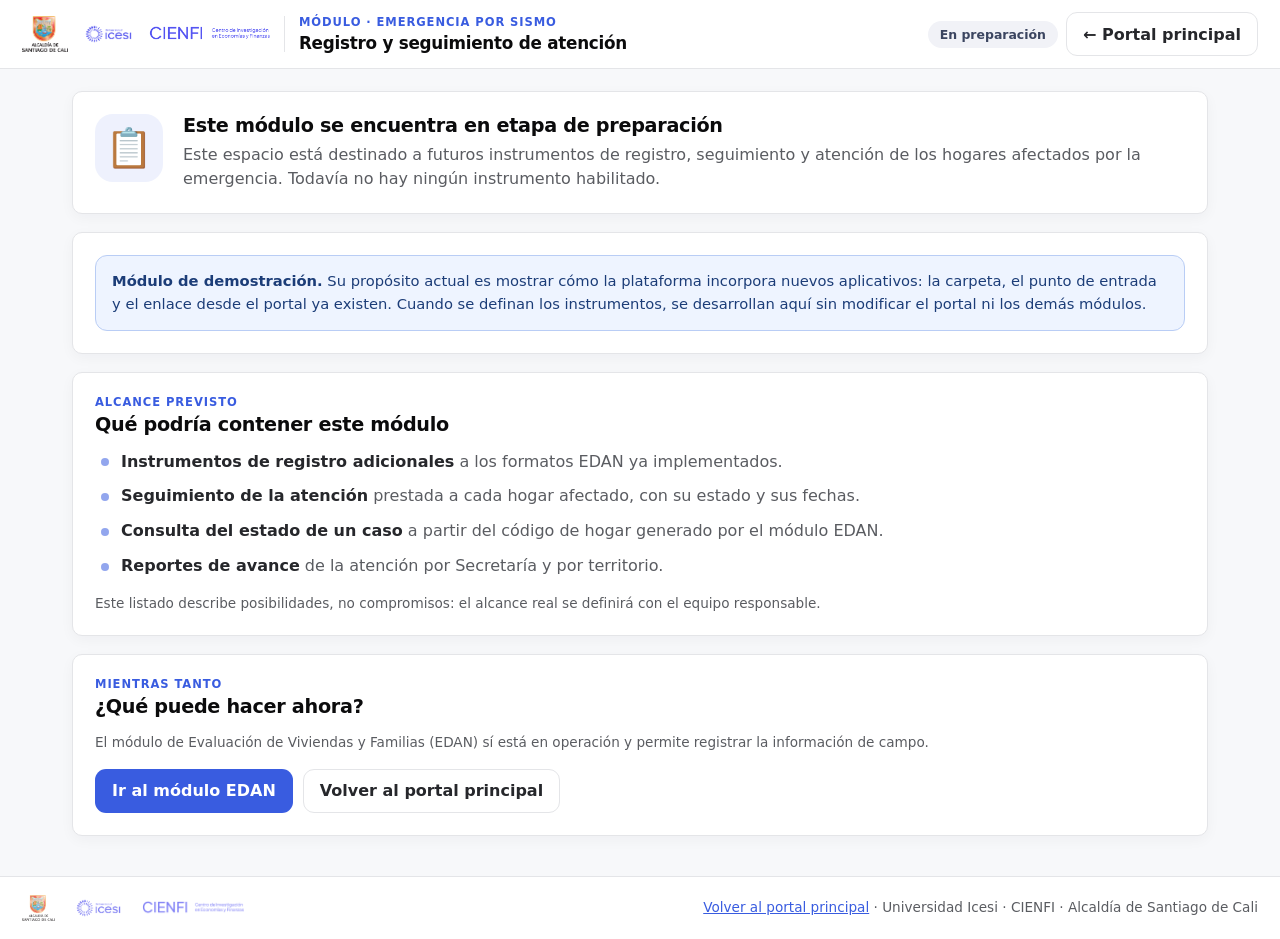
<file: modules/seguimiento/index.html>
<!doctype html>
<html lang="es">
<head>
  <meta charset="utf-8" />
  <meta name="viewport" content="width=device-width, initial-scale=1, viewport-fit=cover" />
  <meta name="theme-color" content="#5454E9" />
  <title>Registro y seguimiento de atención · Portal de emergencia</title>
  <link rel="stylesheet" href="../../assets/shared.css?v=2.3.0" />
  <link rel="stylesheet" href="modulo.css?v=2.3.0" />
</head>
<body>

  <header class="barra-institucional">
    <div class="barra-marca">
      <div class="barra-logos">
        <img src="../../assets/logos/logo-alcaldia.png" alt="Alcaldía de Santiago de Cali" />
        <img src="../../assets/logos/logo-icesi.png" alt="Universidad Icesi" />
        <img src="../../assets/logos/logo-cienfi.png" alt="CIENFI" />
      </div>
      <div class="barra-textos">
        <p class="eyebrow">Módulo · Emergencia por sismo</p>
        <h1>Registro y seguimiento de atención</h1>
      </div>
    </div>
    <div class="barra-acciones">
      <span class="pill pill-suave">En preparación</span>
      <a class="btn btn-secundario" href="../../index.html">← Portal principal</a>
    </div>
  </header>

  <main class="contenido">

    <section class="panel panel-hero encabezado-modulo">
      <span class="modulo-icono" aria-hidden="true">📋</span>
      <div>
        <h2>Este módulo se encuentra en etapa de preparación</h2>
        <p class="subtitle">
          Este espacio está destinado a futuros instrumentos de registro,
          seguimiento y atención de los hogares afectados por la emergencia.
          Todavía no hay ningún instrumento habilitado.
        </p>
      </div>
    </section>

    <section class="panel">
      <div class="aviso aviso-info">
        <strong>Módulo de demostración.</strong> Su propósito actual es mostrar
        cómo la plataforma incorpora nuevos aplicativos: la carpeta, el punto de
        entrada y el enlace desde el portal ya existen. Cuando se definan los
        instrumentos, se desarrollan aquí sin modificar el portal ni los demás
        módulos.
      </div>
    </section>

    <section class="panel">
      <div class="panel-header">
        <div>
          <p class="eyebrow">Alcance previsto</p>
          <h2>Qué podría contener este módulo</h2>
        </div>
      </div>
      <ul class="lista-marcada">
        <li><strong>Instrumentos de registro adicionales</strong> a los formatos EDAN
          ya implementados.</li>
        <li><strong>Seguimiento de la atención</strong> prestada a cada hogar
          afectado, con su estado y sus fechas.</li>
        <li><strong>Consulta del estado de un caso</strong> a partir del código de
          hogar generado por el módulo EDAN.</li>
        <li><strong>Reportes de avance</strong> de la atención por Secretaría y por
          territorio.</li>
      </ul>
      <p class="hint" style="margin-top:14px;">
        Este listado describe posibilidades, no compromisos: el alcance real se
        definirá con el equipo responsable.
      </p>
    </section>

    <section class="panel">
      <div class="panel-header">
        <div>
          <p class="eyebrow">Mientras tanto</p>
          <h2>¿Qué puede hacer ahora?</h2>
        </div>
      </div>
      <p class="hint" style="margin-bottom:16px;">
        El módulo de Evaluación de Viviendas y Familias (EDAN) sí está en
        operación y permite registrar la información de campo.
      </p>
      <div class="acciones-modulo">
        <a class="btn btn-primario" href="../edan/index.html">Ir al módulo EDAN</a>
        <a class="btn btn-secundario" href="../../index.html">Volver al portal principal</a>
      </div>
    </section>

  </main>

  <footer class="pie">
    <div class="pie-logos">
      <img src="../../assets/logos/logo-alcaldia.png" alt="Alcaldía de Santiago de Cali" />
      <img src="../../assets/logos/logo-icesi.png" alt="Universidad Icesi" />
      <img src="../../assets/logos/logo-cienfi.png" alt="CIENFI" />
    </div>
    <p class="hint">
      <a href="../../index.html">Volver al portal principal</a> ·
      Universidad Icesi · CIENFI · Alcaldía de Santiago de Cali
    </p>
  </footer>

</body>
</html>
</file>
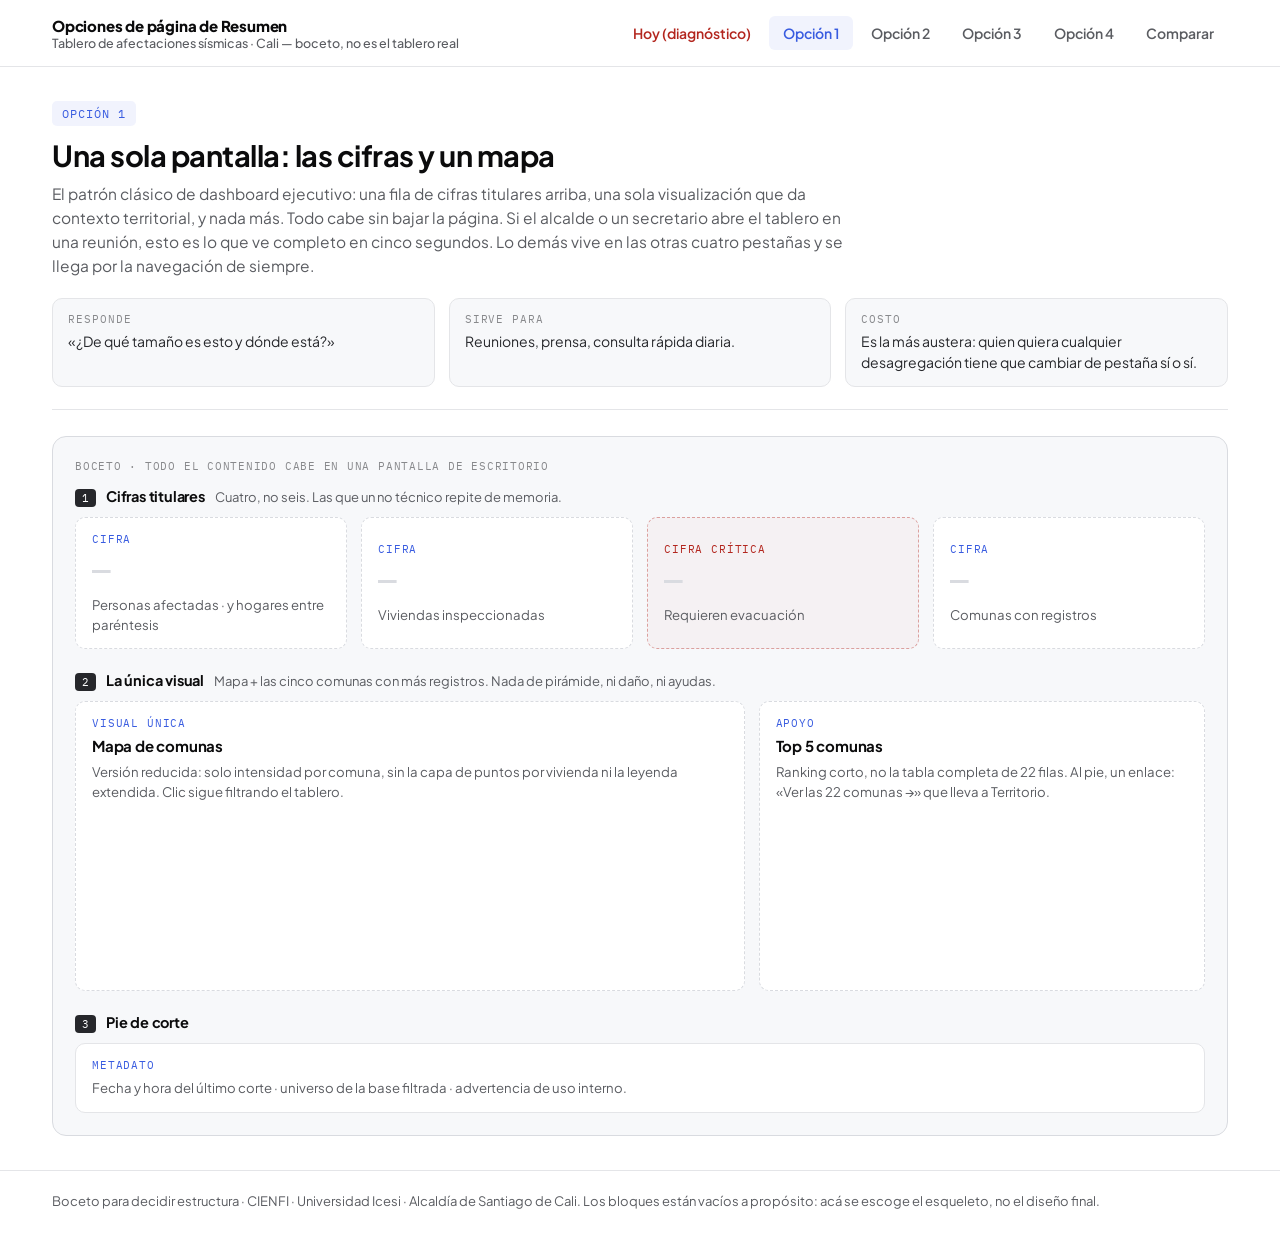
<file: modules/tablero/mockup_resumen_opciones.html>
<!DOCTYPE html>
<html lang="es">
<head>
<meta charset="utf-8" />
<meta name="viewport" content="width=device-width, initial-scale=1" />
<title>Opciones de página de Resumen · Tablero de afectaciones sísmicas</title>
<link rel="preconnect" href="https://fonts.googleapis.com" />
<link rel="preconnect" href="https://fonts.gstatic.com" crossorigin />
<link href="https://fonts.googleapis.com/css2?family=Plus+Jakarta+Sans:wght@300;400;500;600;700;800&family=IBM+Plex+Mono:wght@400;500&display=swap" rel="stylesheet" />
<style>
/* ============================================================
   Wireframes de la pestaña RESUMEN — bloques en blanco.
   No es el tablero: es un boceto para escoger estructura.
   Paleta y tipografía tomadas de app_tablero/css/styles.css
   ============================================================ */
:root{
  --azul:#395CE0; --azul-oscuro:#2743B8; --azul-suave:rgba(57,92,224,.07);
  --negro:#0B0B0C; --tinta:#26272B; --gris:#88898C; --gris-medio:#5A5C61;
  --gris-linea:#E4E5E8; --gris-borde:#D9DBE0; --gris-fondo:#F7F8FA; --blanco:#fff;
  --verde:#147A3D; --rojo:#B3261E; --ambar:#8A6D1F;
  --fuente:'Plus Jakarta Sans',system-ui,-apple-system,'Segoe UI',sans-serif;
  --mono:'IBM Plex Mono',ui-monospace,Consolas,monospace;
  --radio:10px; --ancho:1240px;
}
*,*::before,*::after{box-sizing:border-box}
body{margin:0;font-family:var(--fuente);color:var(--negro);background:var(--blanco);-webkit-font-smoothing:antialiased}
h1,h2,h3,p,ul{margin:0}
.mono{font-family:var(--mono)}
.contenedor{width:100%;max-width:var(--ancho);margin:0 auto;padding:0 32px}
.oculto{display:none !important}

/* ---------- Encabezado ---------- */
.top{position:sticky;top:0;z-index:60;background:rgba(255,255,255,.97);backdrop-filter:blur(6px);border-bottom:1px solid var(--gris-linea)}
.top__fila{min-height:66px;display:flex;align-items:center;justify-content:space-between;gap:20px;flex-wrap:wrap}
.top__marca{font-weight:800;font-size:15px;letter-spacing:-.2px}
.top__marca span{display:block;font-weight:500;font-size:12.5px;color:var(--gris-medio);letter-spacing:0}
.tabs{display:flex;gap:4px;flex-wrap:wrap}
.tab{padding:8px 14px;border:0;background:none;border-radius:6px;font-family:inherit;font-weight:600;font-size:14px;color:var(--gris-medio);cursor:pointer}
.tab:hover{color:var(--azul-oscuro);background:var(--azul-suave)}
.tab--activo{color:var(--azul);background:var(--azul-suave)}
.tab--diag{color:var(--rojo)}
.tab--diag.tab--activo{color:var(--rojo);background:rgba(179,38,30,.07)}

/* ---------- Cabecera de cada opción ---------- */
.intro{padding:34px 0 22px;border-bottom:1px solid var(--gris-linea);margin-bottom:26px}
.intro__eti{display:inline-block;font-family:var(--mono);font-size:11.5px;letter-spacing:.09em;text-transform:uppercase;color:var(--azul);background:var(--azul-suave);padding:5px 10px;border-radius:5px;margin-bottom:12px}
.intro h1{font-size:29px;letter-spacing:-.5px;line-height:1.2}
.intro__sub{margin-top:9px;color:var(--gris-medio);font-size:15.5px;max-width:74ch;line-height:1.55}
.fichas{display:grid;grid-template-columns:repeat(3,1fr);gap:14px;margin-top:20px}
.ficha{border:1px solid var(--gris-linea);border-radius:var(--radio);padding:13px 15px;background:var(--gris-fondo)}
.ficha__t{font-family:var(--mono);font-size:10.5px;letter-spacing:.09em;text-transform:uppercase;color:var(--gris);margin-bottom:5px}
.ficha__c{font-size:14px;line-height:1.5;color:var(--tinta)}

/* ---------- Lienzo del wireframe ---------- */
.lienzo{border:1px solid var(--gris-borde);border-radius:14px;background:var(--gris-fondo);padding:22px;margin-bottom:34px}
.lienzo__nota{font-family:var(--mono);font-size:11px;letter-spacing:.07em;text-transform:uppercase;color:var(--gris);margin-bottom:14px}

/* Bloque genérico del boceto */
.b{border:1.5px dashed var(--gris-borde);border-radius:var(--radio);background:var(--blanco);padding:14px 16px;display:flex;flex-direction:column;gap:6px;min-height:74px}
.b__eti{font-family:var(--mono);font-size:10.5px;letter-spacing:.08em;text-transform:uppercase;color:var(--azul)}
.b__t{font-weight:700;font-size:15px;line-height:1.3;letter-spacing:-.2px}
.b__d{font-size:13.2px;color:var(--gris-medio);line-height:1.5}
.b--solido{border-style:solid;border-color:var(--gris-linea)}
.b--cifra{align-items:flex-start;justify-content:center;min-height:104px;background:var(--blanco)}
.b--cifra .b__num{font-family:var(--mono);font-size:31px;font-weight:500;color:var(--gris-borde);line-height:1;margin:2px 0 4px}
.b--alerta{border-color:rgba(179,38,30,.4);background:rgba(179,38,30,.03)}
.b--alerta .b__eti{color:var(--rojo)}
.b--accion{border-color:rgba(20,122,61,.4);background:rgba(20,122,61,.03)}
.b--accion .b__eti{color:var(--verde)}
.b--vinculo{border-color:var(--azul);background:var(--azul-suave)}
.b--fantasma{border-color:var(--gris-borde);background:repeating-linear-gradient(135deg,transparent,transparent 7px,rgba(0,0,0,.022) 7px,rgba(0,0,0,.022) 14px)}
.b--mapa{min-height:290px}
.b--graf{min-height:170px}
.b--graf-alto{min-height:230px}
.b--franja{min-height:96px}
.b--texto{min-height:130px}

/* Rejillas */
.g{display:grid;gap:14px}
.g-2{grid-template-columns:repeat(2,1fr)}
.g-3{grid-template-columns:repeat(3,1fr)}
.g-4{grid-template-columns:repeat(4,1fr)}
.g-6{grid-template-columns:repeat(6,1fr)}
.g-mapa{grid-template-columns:1.5fr 1fr}
.g-sit{grid-template-columns:1fr 1.15fr}
.mt{margin-top:14px}

/* Marca de sección dentro del boceto */
.sec{margin-top:22px}
.sec__t{display:flex;align-items:baseline;gap:10px;margin-bottom:10px}
.sec__n{font-family:var(--mono);font-size:11px;color:var(--blanco);background:var(--tinta);border-radius:4px;padding:2px 7px}
.sec__l{font-weight:700;font-size:14.5px;letter-spacing:-.2px}
.sec__x{font-size:13px;color:var(--gris-medio)}

/* Barra de pestañas simulada dentro del boceto */
.simnav{display:flex;gap:6px;flex-wrap:wrap;margin-bottom:14px}
.simnav span{font-size:12.5px;font-weight:600;color:var(--gris);border:1px solid var(--gris-borde);background:var(--blanco);border-radius:5px;padding:5px 11px}
.simnav span.act{color:var(--azul);border-color:var(--azul);background:var(--azul-suave)}

/* Comparativa final */
.tabla{width:100%;border-collapse:collapse;font-size:13.6px;margin-top:8px}
.tabla th,.tabla td{text-align:left;padding:11px 12px;border-bottom:1px solid var(--gris-linea);vertical-align:top}
.tabla th{font-family:var(--mono);font-size:10.5px;letter-spacing:.08em;text-transform:uppercase;color:var(--gris);font-weight:500}
.tabla td:first-child{font-weight:700;white-space:nowrap}
.pie{border-top:1px solid var(--gris-linea);margin-top:20px;padding:22px 0 40px;color:var(--gris-medio);font-size:13px}

@media (max-width:960px){
  .g-6,.g-4{grid-template-columns:repeat(2,1fr)}
  .g-3,.g-2,.g-mapa,.g-sit,.fichas{grid-template-columns:1fr}
}
</style>
</head>
<body>

<header class="top">
  <div class="contenedor top__fila">
    <div class="top__marca">Opciones de página de Resumen
      <span>Tablero de afectaciones sísmicas · Cali — boceto, no es el tablero real</span></div>
    <nav class="tabs" id="tabs">
      <button class="tab tab--diag" data-v="hoy">Hoy (diagnóstico)</button>
      <button class="tab tab--activo" data-v="o1">Opción 1</button>
      <button class="tab" data-v="o2">Opción 2</button>
      <button class="tab" data-v="o3">Opción 3</button>
      <button class="tab" data-v="o4">Opción 4</button>
      <button class="tab" data-v="comp">Comparar</button>
    </nav>
  </div>
</header>

<main class="contenedor">

<!-- ============================================================
     HOY · diagnóstico de lo que existe
     ============================================================ -->
<section id="v-hoy" class="oculto">
  <div class="intro">
    <p class="intro__eti" style="color:var(--rojo);background:rgba(179,38,30,.07)">Lo que hay hoy</p>
    <h1>El Resumen actual es el tablero completo en una sola página</h1>
    <p class="intro__sub">Nueve visualizaciones, seis KPI, un mapa y una tabla. Ocho de esos bloques se repiten
      idénticos en Territorio, Personas, Viviendas y Necesidades. El efecto práctico: quien entra por Resumen
      ya lo vio todo y no tiene motivo para abrir las otras pestañas; y quien busca una cifra tiene que
      recorrer cinco pantallas de scroll para encontrarla.</p>
  </div>

  <div class="lienzo">
    <p class="lienzo__nota">Estructura actual · en rayado, lo que se duplica en otra pestaña</p>

    <div class="g g-6">
      <div class="b b--cifra"><span class="b__eti">KPI</span><span class="b__num">—</span><span class="b__d">Personas</span></div>
      <div class="b b--cifra"><span class="b__eti">KPI</span><span class="b__num">—</span><span class="b__d">Hogares</span></div>
      <div class="b b--cifra"><span class="b__eti">KPI</span><span class="b__num">—</span><span class="b__d">Viviendas</span></div>
      <div class="b b--cifra b--alerta"><span class="b__eti">KPI</span><span class="b__num">—</span><span class="b__d">Evacuación</span></div>
      <div class="b b--cifra"><span class="b__eti">KPI</span><span class="b__num">—</span><span class="b__d">Atención médica</span></div>
      <div class="b b--cifra"><span class="b__eti">KPI</span><span class="b__num">—</span><span class="b__d">Comunas</span></div>
    </div>

    <div class="g g-mapa mt">
      <div class="b b--mapa b--fantasma"><span class="b__eti">Duplicado · Territorio</span>
        <span class="b__t">Mapa de comunas</span>
        <span class="b__d">Mismo mapa, mismo tamaño, misma interacción que la pestaña Territorio.</span></div>
      <div class="b b--mapa b--fantasma"><span class="b__eti">Duplicado · Territorio</span>
        <span class="b__t">Tabla de comunas</span>
        <span class="b__d">Solo cambia la clase «compacta».</span></div>
    </div>

    <div class="g g-2 mt">
      <div class="b b--graf-alto b--fantasma"><span class="b__eti">Duplicado · Personas</span>
        <span class="b__t">Pirámide por edad y género</span></div>
      <div class="b b--graf-alto"><span class="b__eti">Solo aquí</span>
        <span class="b__t">Hogares por número de personas</span>
        <span class="b__d">Este no está en ninguna otra pestaña.</span></div>
    </div>

    <div class="g g-2 mt">
      <div class="b b--graf b--fantasma"><span class="b__eti">Duplicado · Viviendas</span>
        <span class="b__t">Estado del inmueble reportado</span></div>
      <div class="b b--graf b--fantasma"><span class="b__eti">Duplicado · Viviendas</span>
        <span class="b__t">Nivel de daño por elemento</span></div>
    </div>

    <div class="g g-2 mt">
      <div class="b b--graf b--fantasma"><span class="b__eti">Duplicado · Necesidades</span>
        <span class="b__t">Ayudas humanitarias solicitadas</span></div>
      <div class="b b--graf b--fantasma"><span class="b__eti">Duplicado · Necesidades</span>
        <span class="b__t">Situaciones que requieren atención</span></div>
    </div>

    <div class="g mt">
      <div class="b b--graf"><span class="b__eti">Solo aquí</span>
        <span class="b__t">Evolución acumulada de registros</span>
        <span class="b__d">Tampoco está en otra pestaña.</span></div>
    </div>
  </div>

  <div class="fichas" style="margin-bottom:34px">
    <div class="ficha"><p class="ficha__t">Diagnóstico</p><p class="ficha__c">8 de 10 bloques son repetición literal.
      El Resumen no resume: acumula.</p></div>
    <div class="ficha"><p class="ficha__t">Lo que sí es único</p><p class="ficha__c">Tamaño de hogar y evolución de registros
      viven solo acá. Cualquier opción tiene que decidir dónde quedan.</p></div>
    <div class="ficha"><p class="ficha__t">La pregunta de fondo</p><p class="ficha__c">¿El Resumen es una portada que
      orienta, o una respuesta corta que se lee sin bajar? Las cuatro opciones difieren justo en eso.</p></div>
  </div>
</section>

<!-- ============================================================
     OPCIÓN 1 · Una pantalla, sin scroll
     ============================================================ -->
<section id="v-o1">
  <div class="intro">
    <p class="intro__eti">Opción 1</p>
    <h1>Una sola pantalla: las cifras y un mapa</h1>
    <p class="intro__sub">El patrón clásico de dashboard ejecutivo: una fila de cifras titulares arriba, una sola
      visualización que da contexto territorial, y nada más. Todo cabe sin bajar la página. Si el alcalde o un
      secretario abre el tablero en una reunión, esto es lo que ve completo en cinco segundos.
      Lo demás vive en las otras cuatro pestañas y se llega por la navegación de siempre.</p>
    <div class="fichas">
      <div class="ficha"><p class="ficha__t">Responde</p><p class="ficha__c">«¿De qué tamaño es esto y dónde está?»</p></div>
      <div class="ficha"><p class="ficha__t">Sirve para</p><p class="ficha__c">Reuniones, prensa, consulta rápida diaria.</p></div>
      <div class="ficha"><p class="ficha__t">Costo</p><p class="ficha__c">Es la más austera: quien quiera cualquier
        desagregación tiene que cambiar de pestaña sí o sí.</p></div>
    </div>
  </div>

  <div class="lienzo">
    <p class="lienzo__nota">Boceto · todo el contenido cabe en una pantalla de escritorio</p>

    <div class="sec__t"><span class="sec__n">1</span><span class="sec__l">Cifras titulares</span>
      <span class="sec__x">Cuatro, no seis. Las que un no técnico repite de memoria.</span></div>
    <div class="g g-4">
      <div class="b b--cifra"><span class="b__eti">Cifra</span><span class="b__num">—</span><span class="b__d">Personas afectadas · y hogares entre paréntesis</span></div>
      <div class="b b--cifra"><span class="b__eti">Cifra</span><span class="b__num">—</span><span class="b__d">Viviendas inspeccionadas</span></div>
      <div class="b b--cifra b--alerta"><span class="b__eti">Cifra crítica</span><span class="b__num">—</span><span class="b__d">Requieren evacuación</span></div>
      <div class="b b--cifra"><span class="b__eti">Cifra</span><span class="b__num">—</span><span class="b__d">Comunas con registros</span></div>
    </div>

    <div class="sec sec__t"><span class="sec__n">2</span><span class="sec__l">La única visual</span>
      <span class="sec__x">Mapa + las cinco comunas con más registros. Nada de pirámide, ni daño, ni ayudas.</span></div>
    <div class="g g-mapa">
      <div class="b b--mapa"><span class="b__eti">Visual única</span>
        <span class="b__t">Mapa de comunas</span>
        <span class="b__d">Versión reducida: solo intensidad por comuna, sin la capa de puntos por vivienda
          ni la leyenda extendida. Clic sigue filtrando el tablero.</span></div>
      <div class="b b--mapa"><span class="b__eti">Apoyo</span>
        <span class="b__t">Top 5 comunas</span>
        <span class="b__d">Ranking corto, no la tabla completa de 22 filas. Al pie, un enlace:
          «Ver las 22 comunas →» que lleva a Territorio.</span></div>
    </div>

    <div class="sec sec__t"><span class="sec__n">3</span><span class="sec__l">Pie de corte</span></div>
    <div class="b b--solido" style="min-height:56px"><span class="b__eti">Metadato</span>
      <span class="b__d">Fecha y hora del último corte · universo de la base filtrada · advertencia de uso interno.</span></div>
  </div>
</section>

<!-- ============================================================
     OPCIÓN 2 · Portada que reparte
     ============================================================ -->
<section id="v-o2" class="oculto">
  <div class="intro">
    <p class="intro__eti">Opción 2</p>
    <h1>Portada: una tarjeta por pestaña</h1>
    <p class="intro__sub">El Resumen deja de competir con las otras pestañas y pasa a ser su índice. Arriba las
      cifras titulares; debajo, cuatro tarjetas —Territorio, Personas, Viviendas, Necesidades— y cada una trae
      su dato más importante, un gráfico diminuto y un enlace de entrada. El usuario entiende el mapa completo
      del tablero y elige por dónde profundizar, en vez de descubrir por scroll que había más.</p>
    <div class="fichas">
      <div class="ficha"><p class="ficha__t">Responde</p><p class="ficha__c">«¿Qué hay acá y por dónde entro?»</p></div>
      <div class="ficha"><p class="ficha__t">Sirve para</p><p class="ficha__c">Usuarios nuevos o esporádicos; equipos
        que usan solo una sección.</p></div>
      <div class="ficha"><p class="ficha__t">Costo</p><p class="ficha__c">Sigue habiendo mini-gráficos en Resumen,
        aunque en tamaño de miniatura. Hay que ser disciplinado para que no vuelvan a crecer.</p></div>
    </div>
  </div>

  <div class="lienzo">
    <p class="lienzo__nota">Boceto · la navegación superior queda espejada en el cuerpo de la página</p>

    <div class="simnav"><span class="act">Resumen</span><span>Territorio</span><span>Personas</span><span>Viviendas</span><span>Necesidades</span></div>

    <div class="sec__t"><span class="sec__n">1</span><span class="sec__l">Cifras titulares</span>
      <span class="sec__x">Cuatro, en una franja delgada.</span></div>
    <div class="g g-4">
      <div class="b b--cifra"><span class="b__eti">Cifra</span><span class="b__num">—</span><span class="b__d">Personas</span></div>
      <div class="b b--cifra"><span class="b__eti">Cifra</span><span class="b__num">—</span><span class="b__d">Hogares</span></div>
      <div class="b b--cifra"><span class="b__eti">Cifra</span><span class="b__num">—</span><span class="b__d">Viviendas inspeccionadas</span></div>
      <div class="b b--cifra b--alerta"><span class="b__eti">Cifra crítica</span><span class="b__num">—</span><span class="b__d">Requieren evacuación</span></div>
    </div>

    <div class="sec sec__t"><span class="sec__n">2</span><span class="sec__l">Cuatro puertas</span>
      <span class="sec__x">Una por pestaña. Dato clave + miniatura + enlace.</span></div>
    <div class="g g-2">
      <div class="b b--vinculo b--graf"><span class="b__eti">Puerta → Territorio</span>
        <span class="b__t">Dónde está concentrado</span>
        <span class="b__d">Dato: la comuna con más registros y su peso sobre el total.
          Miniatura: mapa pequeño, sin interacción. Enlace: «Ver el territorio completo →».</span></div>
      <div class="b b--vinculo b--graf"><span class="b__eti">Puerta → Personas</span>
        <span class="b__t">Quiénes están afectados</span>
        <span class="b__d">Dato: menores de edad y adultos mayores dentro del total.
          Miniatura: pirámide reducida a tres rangos. Enlace: «Ver perfil de las personas →».</span></div>
      <div class="b b--vinculo b--graf"><span class="b__eti">Puerta → Viviendas</span>
        <span class="b__t">En qué estado quedaron</span>
        <span class="b__d">Dato: viviendas con daño alto o no habitables.
          Miniatura: barra apilada de habitabilidad. Enlace: «Ver estado de las viviendas →».</span></div>
      <div class="b b--vinculo b--graf"><span class="b__eti">Puerta → Necesidades</span>
        <span class="b__t">Qué están pidiendo</span>
        <span class="b__d">Dato: la ayuda más solicitada y cuántas personas la piden.
          Miniatura: tres barras. Enlace: «Ver todas las necesidades →».</span></div>
    </div>

    <div class="sec sec__t"><span class="sec__n">3</span><span class="sec__l">Pie de corte</span></div>
    <div class="b b--solido" style="min-height:56px"><span class="b__eti">Metadato</span>
      <span class="b__d">Fecha de corte, universo filtrado, nota de uso interno.</span></div>
  </div>
</section>

<!-- ============================================================
     OPCIÓN 3 · Snapshot humanitario (sitrep)
     ============================================================ -->
<section id="v-o3" class="oculto">
  <div class="intro">
    <p class="intro__eti">Opción 3</p>
    <h1>Snapshot de situación, en formato reporte</h1>
    <p class="intro__sub">La convención de los organismos de respuesta a emergencias (OCHA, IFRC, FEMA):
      una página que se lee como un informe de situación y que se puede imprimir o mandar por correo tal cual.
      Cifras clave arriba, un párrafo corto que dice en palabras lo que pasó desde el último corte, y tres
      bloques cerrados: dónde, quiénes, qué necesitan. La diferencia con las otras opciones es el texto:
      acá hay frases, no solo gráficos.</p>
    <div class="fichas">
      <div class="ficha"><p class="ficha__t">Responde</p><p class="ficha__c">«¿Cuál es la situación hoy, en palabras?»</p></div>
      <div class="ficha"><p class="ficha__t">Sirve para</p><p class="ficha__c">Reportar hacia arriba y hacia afuera:
        Alcaldía, Gestión del Riesgo, comité de emergencia.</p></div>
      <div class="ficha"><p class="ficha__t">Costo</p><p class="ficha__c">El párrafo hay que generarlo con reglas
        desde los datos. Es trabajo nuevo en el pipeline, no solo reacomodar bloques.</p></div>
    </div>
  </div>

  <div class="lienzo">
    <p class="lienzo__nota">Boceto · pensado para leerse de corrido y para imprimirse en una hoja</p>

    <div class="sec__t"><span class="sec__n">1</span><span class="sec__l">Cifras clave</span>
      <span class="sec__x">Estilo «key figures»: cifra grande, etiqueta corta, sin decoración.</span></div>
    <div class="g g-4">
      <div class="b b--cifra"><span class="b__eti">Cifra clave</span><span class="b__num">—</span><span class="b__d">Personas afectadas</span></div>
      <div class="b b--cifra"><span class="b__eti">Cifra clave</span><span class="b__num">—</span><span class="b__d">Hogares</span></div>
      <div class="b b--cifra"><span class="b__eti">Cifra clave</span><span class="b__num">—</span><span class="b__d">Viviendas inspeccionadas</span></div>
      <div class="b b--cifra b--alerta"><span class="b__eti">Cifra clave</span><span class="b__num">—</span><span class="b__d">Requieren evacuación</span></div>
    </div>

    <div class="sec sec__t"><span class="sec__n">2</span><span class="sec__l">Lectura de la situación</span>
      <span class="sec__x">Texto armado con reglas sobre los datos filtrados. Sin adjetivos.</span></div>
    <div class="b b--texto"><span class="b__eti">Párrafo generado</span>
      <span class="b__t">Tres o cuatro frases con la foto del día</span>
      <span class="b__d">Por ejemplo: «Al corte del 14 de agosto hay N personas y M hogares registrados en K comunas.
        La comuna X concentra el P % de los registros. De las viviendas inspeccionadas, Q requieren evacuación.
        La ayuda más solicitada es Y, pedida por Z personas.» Cada número sale del dato filtrado; la redacción
        es una plantilla fija, no interpretación.</span></div>

    <div class="sec sec__t"><span class="sec__n">3</span><span class="sec__l">Dónde</span></div>
    <div class="g g-mapa">
      <div class="b b--mapa"><span class="b__eti">Visual</span><span class="b__t">Mapa de comunas</span>
        <span class="b__d">Versión reducida, misma que en Territorio pero sin tabla al lado.</span></div>
      <div class="b b--mapa"><span class="b__eti">Apoyo</span><span class="b__t">Top 5 comunas</span>
        <span class="b__d">Barras horizontales cortas con el conteo.</span></div>
    </div>

    <div class="sec sec__t"><span class="sec__n">4</span><span class="sec__l">Quiénes y qué necesitan</span>
      <span class="sec__x">Dos bloques cerrados, sin la profundidad de las pestañas.</span></div>
    <div class="g g-sit">
      <div class="b b--graf"><span class="b__eti">Visual</span><span class="b__t">Población afectada en tres grupos</span>
        <span class="b__d">Menores, adultos, adultos mayores. La pirámide completa de 5 en 5 se queda en Personas.</span></div>
      <div class="b b--graf b--alerta"><span class="b__eti">Visual</span><span class="b__t">Top 5 necesidades y situaciones de atención</span>
        <span class="b__d">Solo las cinco primeras; el listado completo se queda en Necesidades.</span></div>
    </div>

    <div class="sec sec__t"><span class="sec__n">5</span><span class="sec__l">Franja de corte</span></div>
    <div class="b b--franja b--solido"><span class="b__eti">Metadato + tendencia</span>
      <span class="b__t">Fecha de corte y evolución en miniatura</span>
      <span class="b__d">Línea delgada de registros acumulados, del alto de un renglón, más el sello de fecha
        y la nota de uso interno. Reemplaza el panel grande de «Evolución» que hoy ocupa una sección entera.</span></div>
  </div>
</section>

<!-- ============================================================
     OPCIÓN 4 · Estado operativo
     ============================================================ -->
<section id="v-o4" class="oculto">
  <div class="intro">
    <p class="intro__eti">Opción 4</p>
    <h1>Estado operativo: qué exige atención primero</h1>
    <p class="intro__sub">En vez de describir, ordena. Arriba tres tarjetas de estado —magnitud, criticidad,
      cobertura del levantamiento—; en el centro, la lista corta de comunas que concentran los casos críticos;
      abajo, qué cambió respecto al corte anterior. Es la opción más útil para quien tiene que decidir a dónde
      mandar equipos mañana, y la más exigente: obliga a definir qué cuenta como «crítico».</p>
    <div class="fichas">
      <div class="ficha"><p class="ficha__t">Responde</p><p class="ficha__c">«¿Qué atiendo primero y qué cambió?»</p></div>
      <div class="ficha"><p class="ficha__t">Sirve para</p><p class="ficha__c">Operación diaria: Gestión del Riesgo,
        equipos de campo, coordinación de ayudas.</p></div>
      <div class="ficha"><p class="ficha__t">Costo</p><p class="ficha__c">Exige un umbral acordado de criticidad, y hoy
        el propio tablero advierte que la regla institucional de prioridad todavía no existe. Sin ese acuerdo,
        esta opción no se puede construir de forma honesta.</p></div>
    </div>
  </div>

  <div class="lienzo">
    <p class="lienzo__nota">Boceto · orientado a acción, no a descripción</p>

    <div class="sec__t"><span class="sec__n">1</span><span class="sec__l">Tres estados</span>
      <span class="sec__x">Cada tarjeta lleva la cifra y una frase de lectura.</span></div>
    <div class="g g-3">
      <div class="b b--cifra"><span class="b__eti">Magnitud</span><span class="b__num">—</span>
        <span class="b__d">Personas y hogares afectados. Frase: cuánto creció desde el corte anterior.</span></div>
      <div class="b b--cifra b--alerta"><span class="b__eti">Criticidad</span><span class="b__num">—</span>
        <span class="b__d">Viviendas que requieren evacuación y personas que requieren atención médica.
          Frase: en qué comunas se concentran.</span></div>
      <div class="b b--cifra b--accion"><span class="b__eti">Cobertura</span><span class="b__num">—</span>
        <span class="b__d">Qué porcentaje de los registros ya tiene inspección de vivienda.
          Frase: cuánto falta por levantar.</span></div>
    </div>

    <div class="sec sec__t"><span class="sec__n">2</span><span class="sec__l">Dónde concentrar</span>
      <span class="sec__x">Lista corta ordenada, con el mapa al lado como referencia.</span></div>
    <div class="g g-sit">
      <div class="b b--graf-alto b--alerta"><span class="b__eti">Tabla priorizada</span>
        <span class="b__t">Comunas ordenadas por casos críticos</span>
        <span class="b__d">Cinco a ocho filas: comuna, personas, viviendas con evacuación, cobertura de inspección.
          Clic en una fila filtra todo el tablero. Requiere fijar antes el criterio de orden.</span></div>
      <div class="b b--graf-alto"><span class="b__eti">Referencia</span><span class="b__t">Mapa de apoyo</span>
        <span class="b__d">Pequeño, resaltando las comunas de la lista. Es acompañamiento, no el protagonista.</span></div>
    </div>

    <div class="sec sec__t"><span class="sec__n">3</span><span class="sec__l">Qué cambió</span>
      <span class="sec__x">Lo que el corte anterior no tenía.</span></div>
    <div class="g g-3">
      <div class="b b--franja"><span class="b__eti">Delta</span><span class="b__t">Nuevos registros</span>
        <span class="b__d">Personas y viviendas sumadas desde el último corte.</span></div>
      <div class="b b--franja"><span class="b__eti">Delta</span><span class="b__t">Nuevas comunas</span>
        <span class="b__d">Territorios que aparecen por primera vez.</span></div>
      <div class="b b--franja"><span class="b__eti">Delta</span><span class="b__t">Ritmo</span>
        <span class="b__d">Línea de registros acumulados en miniatura.</span></div>
    </div>

    <div class="sec sec__t"><span class="sec__n">4</span><span class="sec__l">Pie de corte</span></div>
    <div class="b b--solido" style="min-height:56px"><span class="b__eti">Metadato</span>
      <span class="b__d">Fecha de corte, universo filtrado, advertencia explícita de que el orden de la lista
        es un conteo objetivo y no una priorización institucional.</span></div>
  </div>
</section>

<!-- ============================================================
     COMPARAR
     ============================================================ -->
<section id="v-comp" class="oculto">
  <div class="intro">
    <p class="intro__eti">Comparar</p>
    <h1>Las cuatro, lado a lado</h1>
    <p class="intro__sub">Las cuatro coinciden en dos cosas: bajan de seis a cuatro cifras titulares y sacan del
      Resumen todo lo que ya existe en otra pestaña. Se diferencian en qué pone el Resumen en su lugar.</p>
  </div>

  <table class="tabla">
    <thead><tr><th>Opción</th><th>Pregunta que responde</th><th>Bloques</th><th>Audiencia</th><th>Qué hay que definir antes</th></tr></thead>
    <tbody>
      <tr><td>1 · Una pantalla</td><td>¿De qué tamaño es y dónde está?</td><td>4 cifras + mapa + top 5</td>
        <td>Directivos, prensa, consulta rápida</td><td>Nada. Se construye con lo que ya existe.</td></tr>
      <tr><td>2 · Portada</td><td>¿Qué hay acá y por dónde entro?</td><td>4 cifras + 4 tarjetas de entrada</td>
        <td>Usuarios nuevos o esporádicos</td><td>Cuál es el dato clave de cada pestaña.</td></tr>
      <tr><td>3 · Snapshot</td><td>¿Cuál es la situación hoy, en palabras?</td><td>4 cifras + párrafo + 3 visuales reducidas</td>
        <td>Reporte institucional hacia arriba</td><td>La plantilla del párrafo y sus reglas.</td></tr>
      <tr><td>4 · Estado operativo</td><td>¿Qué atiendo primero y qué cambió?</td><td>3 estados + lista priorizada + deltas</td>
        <td>Operación diaria y campo</td><td>Umbral de criticidad y guardar el corte anterior.</td></tr>
    </tbody>
  </table>

  <div class="fichas" style="margin-top:26px;margin-bottom:34px">
    <div class="ficha"><p class="ficha__t">Se pueden combinar</p><p class="ficha__c">La 1 es el piso de todas.
      La 2 se le puede agregar encima sin conflicto; la 3 y la 4 sí compiten entre sí por el mismo espacio.</p></div>
    <div class="ficha"><p class="ficha__t">Los dos huérfanos</p><p class="ficha__c">Tamaño de hogar y evolución de
      registros no tienen otra pestaña. Propuesta: tamaño de hogar se va a Personas; evolución se queda como
      franja delgada al pie del Resumen.</p></div>
    <div class="ficha"><p class="ficha__t">Filtros</p><p class="ficha__c">En cualquier opción conviene que la barra
      de filtros de tres grupos se reduzca en Resumen a comuna y fechas; los filtros específicos pertenecen a
      la pestaña que filtran.</p></div>
  </div>
</section>

</main>

<footer class="pie">
  <div class="contenedor">
    Boceto para decidir estructura · CIENFI · Universidad Icesi · Alcaldía de Santiago de Cali.
    Los bloques están vacíos a propósito: acá se escoge el esqueleto, no el diseño final.
  </div>
</footer>

<script>
(function(){
  var tabs = document.querySelectorAll('#tabs .tab');
  tabs.forEach(function(t){
    t.addEventListener('click', function(){
      tabs.forEach(function(o){ o.classList.remove('tab--activo'); });
      t.classList.add('tab--activo');
      ['hoy','o1','o2','o3','o4','comp'].forEach(function(v){
        document.getElementById('v-'+v).classList.toggle('oculto', v !== t.dataset.v);
      });
      window.scrollTo(0,0);
    });
  });
})();
</script>
</body>
</html>
</file>
<file: css/styles.css>
/* ============================================================
   SICMON · Sistema de Información para la Captura,
   Consulta y Monitoreo de Desastres
   CIENFI · Universidad Icesi · Alcaldía de Santiago de Cali
   ------------------------------------------------------------
   Hoja de estilos única. Colores, tipografía y geometría se
   controlan desde las variables de :root.
   ============================================================ */

:root {
  /* Paleta */
  --azul: #395CE0;
  --azul-hover: #2743B8;
  --azul-fondo: #EEF1FD;
  --negro: #0B0B0C;
  --tinta: #26272B;
  --gris-oscuro: #5A5C61;
  --gris: #88898C;
  --gris-claro: #C9CCD4;
  --linea: #E4E5E8;
  --borde: #D9DBE0;
  --neutro: #F7F8FA;
  --blanco: #FFFFFF;

  /* Tipografía */
  --fuente: 'Plus Jakarta Sans', system-ui, -apple-system, 'Segoe UI', sans-serif;
  --mono: 'IBM Plex Mono', ui-monospace, Consolas, monospace;

  /* Geometría */
  --radio: 8px;
  --radio-boton: 6px;
  --ancho: 1240px;
  --pad-x: 48px;
}

*, *::before, *::after { box-sizing: border-box; }

html { -webkit-text-size-adjust: 100%; }

body {
  margin: 0;
  min-height: 100vh;
  display: flex;
  flex-direction: column;
  font-family: var(--fuente);
  color: var(--negro);
  background: var(--blanco);
  -webkit-font-smoothing: antialiased;
}

h1, h2, h3, p, ul, li { margin: 0; padding: 0; }
ul { list-style: none; }
img { display: block; }
a { color: var(--azul); text-decoration: none; }
a:hover { color: var(--azul-hover); }
:focus-visible { outline: 2px solid var(--azul); outline-offset: 3px; }

.contenedor {
  width: 100%;
  max-width: var(--ancho);
  margin: 0 auto;
  padding: 0 var(--pad-x);
}

/* ---------- Encabezado institucional ---------- */
.encabezado { border-bottom: 1px solid var(--linea); background: var(--blanco); }
.encabezado__fila {
  min-height: 72px;
  display: flex;
  align-items: center;
  justify-content: space-between;
  gap: 32px;
}
.marcas { display: flex; align-items: center; gap: 20px; }
.marcas img.logo-cienfi { height: 22px; width: auto; }
.marcas img.logo-icesi { height: 28px; width: auto; }
.marcas img.logo-alcaldia { height: 40px; width: auto; }
.marcas__sep { width: 1px; height: 28px; background: var(--linea); }
.marcas__sep--aliado { height: 34px; margin: 0 4px; background: var(--gris-claro); }
.sello {
  font-family: var(--mono);
  font-size: 11px;
  letter-spacing: 0.14em;
  text-transform: uppercase;
  color: var(--gris);
}

/* ---------- Presentación del sistema ---------- */
.presentacion { padding: 76px 0 64px; }
.etiqueta { display: flex; align-items: center; gap: 10px; }
.etiqueta::before {
  content: "";
  width: 6px; height: 6px;
  border-radius: 50%;
  background: var(--azul);
  flex: 0 0 auto;
}
.etiqueta span {
  font-family: var(--mono);
  font-size: 11.5px;
  letter-spacing: 0.14em;
  text-transform: uppercase;
  color: var(--gris-oscuro);
}
.sigla {
  margin-top: 26px;
  font-size: clamp(56px, 6.6vw, 96px);
  line-height: 0.92;
  letter-spacing: -0.045em;
  font-weight: 800;
}
.desarrollado {
  margin-top: 18px;
  font-size: clamp(20px, 1.9vw, 26px);
  line-height: 1.25;
  letter-spacing: -0.024em;
  font-weight: 600;
  max-width: 30ch;
}
.explicacion {
  margin-top: 30px;
  padding-left: 24px;
  border-left: 2px solid var(--azul);
  font-size: 17px;
  line-height: 1.65;
  color: var(--tinta);
  max-width: 88ch;
  text-wrap: pretty;
}

/* ---------- Accesos del sistema ---------- */
.accesos { padding: 0 0 96px; }
.accesos__regla { height: 1px; background: var(--linea); }
.accesos__rejilla {
  display: grid;
  grid-template-columns: repeat(3, minmax(0, 1fr));
}
.acceso {
  display: flex;
  flex-direction: column;
  padding: 44px 40px 8px;
  border-left: 1px solid var(--linea);
}
.acceso:first-child { padding-left: 0; border-left: 0; }
.acceso:last-child { padding-right: 0; }
.acceso__tope {
  display: flex;
  align-items: center;
  justify-content: space-between;
  gap: 16px;
}
.acceso__num {
  font-family: var(--mono);
  font-size: 12px;
  letter-spacing: 0.12em;
  color: var(--azul);
}
.acceso__ico {
  display: flex;
  align-items: center;
  justify-content: center;
  width: 38px; height: 38px;
  border: 1px solid var(--borde);
  border-radius: var(--radio);
  background: var(--neutro);
}
.acceso__ico img { width: 19px; height: 19px; }
.acceso__titulo {
  margin-top: 22px;
  font-size: 23px;
  line-height: 1.2;
  letter-spacing: -0.024em;
  font-weight: 700;
}
.acceso__desc {
  margin-top: 12px;
  min-height: 72px;
  font-size: 14.5px;
  line-height: 1.6;
  color: var(--gris-oscuro);
  max-width: 34ch;
  text-wrap: pretty;
}
.acceso__accion { margin-top: auto; padding-top: 40px; }

.boton {
  display: inline-flex;
  align-items: center;
  gap: 9px;
  white-space: nowrap;
  height: 46px;
  padding: 0 22px;
  border: 1px solid transparent;
  border-radius: var(--radio-boton);
  background: var(--azul);
  color: var(--blanco);
  font-family: inherit;
  font-size: 14.5px;
  font-weight: 600;
  letter-spacing: -0.005em;
  cursor: pointer;
  transition: background-color .16s;
}
.boton:hover { background: var(--azul-hover); color: var(--blanco); }
/* Mientras el destino del aplicativo no está configurado, el botón
   conserva su apariencia primaria; js/app.js impide la navegación. */
.boton[aria-disabled="true"] { cursor: default; }

/* ---------- Pie institucional ---------- */
.pie {
  margin-top: auto;
  border-top: 1px solid var(--linea);
  background: var(--neutro);
}
.pie__fila {
  min-height: 82px;
  padding: 22px 0;
  display: flex;
  align-items: center;
  justify-content: space-between;
  gap: 32px;
}
.pie .marcas img.logo-cienfi { height: 18px; }
.pie .marcas img.logo-icesi { height: 23px; }
.pie .marcas img.logo-alcaldia { height: 32px; }
.pie .marcas__sep { height: 22px; }
.pie .marcas__sep--aliado { height: 28px; }
.pie__texto { font-size: 12.5px; color: var(--gris); }

/* ---------- Responsive ---------- */
@media (max-width: 1024px) {
  :root { --pad-x: 32px; }
  .presentacion { padding: 60px 0 52px; }
  .accesos__rejilla { grid-template-columns: 1fr; }
  .acceso {
    padding: 32px 0;
    border-left: 0;
    border-top: 1px solid var(--linea);
  }
  .acceso:first-child { border-top: 0; padding-top: 32px; }
  .acceso__desc { min-height: 0; max-width: 60ch; }
  .acceso__accion { padding-top: 24px; }
  .accesos { padding-bottom: 64px; }
}

@media (max-width: 640px) {
  :root { --pad-x: 20px; }
  .encabezado__fila { min-height: 64px; gap: 14px; }
  .marcas { gap: 14px; }
  .marcas__sep { display: none; }
  .marcas img.logo-cienfi { height: 18px; }
  .marcas img.logo-icesi { height: 23px; }
  .marcas img.logo-alcaldia { height: 32px; }
  .sello { display: none; }
  .presentacion { padding: 44px 0 40px; }
  .explicacion { font-size: 15.5px; padding-left: 18px; }
  .boton { width: 100%; justify-content: center; }
  .pie__fila { flex-direction: column; align-items: flex-start; gap: 18px; }
}
</file>
<file: assets/shared.css>
/* ============================================================================
   shared.css — Identidad visual común del portal y de sus módulos.

   Esta hoja define los elementos que TODAS las páginas de la plataforma
   comparten: paleta, tipografía, encabezado institucional, botones, píldoras,
   paneles y pie de página. Un módulo nuevo que la enlace ya se ve como parte
   de la plataforma sin escribir una línea de CSS.

   La paleta y las reglas de accesibilidad táctil provienen del aplicativo
   EDAN (modules/edan/styles.css), para que la transición entre el portal y
   cualquier módulo no se sienta como un cambio de sitio.

   Reglas que no se deben romper al editar este archivo:
     · Los controles de escritura nunca bajan de 16px: por debajo, Safari en
       iPhone hace zoom automático al enfocar un campo.
     · Ninguna área de toque baja de 44px de alto.
     · Nunca se desactiva el zoom del usuario.
     · La página nunca desplaza en horizontal.
   ========================================================================== */

:root {
  /* Paleta institucional — idéntica a la del aplicativo EDAN */
  --azul: #395CE0;
  --azul-oscuro: #2743B8;
  --naranja: #C0562F;

  --fondo: #F7F8FA;
  --superficie: #ffffff;
  --superficie-suave: #EEF1FD;
  --tinta: #26272B;
  --tinta-suave: #5A5C61;
  --linea: #E4E5E8;

  --peligro: #B3261E;
  --exito: #147A3D;
  --alerta: #8A6D1F;

  --radio: 10px;
  --sombra: 0 1px 2px rgba(11, 11, 12, .05);
  --pad-vista: 22px;

  font-family: 'Plus Jakarta Sans', system-ui, -apple-system, 'Segoe UI', sans-serif;
  --mono: 'IBM Plex Mono', ui-monospace, Consolas, monospace;
}

* { box-sizing: border-box; }

html { -webkit-text-size-adjust: 100%; }

body {
  margin: 0;
  background: var(--fondo);
  color: var(--tinta);
  font-size: 16px;
  overflow-x: hidden;
  min-height: 100vh;
  display: flex;
  flex-direction: column;
}

button, input, textarea, select { font: inherit; }

a { color: var(--azul); }

button, .btn, .tarjeta-modulo, label { touch-action: manipulation; }
button, .btn, .tarjeta-modulo { -webkit-tap-highlight-color: rgba(57, 92, 224, .15); }

.oculto { display: none !important; }

h1, h2, h3, p, li, td, th { overflow-wrap: anywhere; }
h1, h2, h3 { margin: 0; letter-spacing: -.015em; color: #0B0B0C; }
h1 { font-size: 1.5rem; }
h2 { font-size: 1.2rem; }
h3 { font-size: 1rem; }

.eyebrow {
  margin: 0 0 4px;
  color: var(--azul);
  text-transform: uppercase;
  letter-spacing: .08em;
  font-size: .72rem;
  font-weight: 800;
}
.subtitle { margin: 6px 0 0; color: var(--tinta-suave); line-height: 1.5; }
.hint { color: var(--tinta-suave); font-size: .85rem; line-height: 1.5; margin: 0; }

code {
  background: var(--superficie-suave);
  padding: 1px 6px;
  border-radius: 6px;
  font-family: ui-monospace, Consolas, monospace;
  font-size: .85em;
}

/* ============================================================================
   ENCABEZADO INSTITUCIONAL
   Se repite en el portal y en cada módulo. El bloque de logos usa el mismo
   criterio del EDAN: altura propia por logo, porque las proporciones son muy
   distintas (el de CIENFI es una marca horizontal de 6.4:1).
   ========================================================================== */
.barra-institucional {
  position: sticky;
  top: 0;
  z-index: 40;
  display: flex;
  justify-content: space-between;
  align-items: center;
  gap: 16px;
  flex-wrap: wrap;
  padding: 12px var(--pad-vista);
  background: rgba(255, 255, 255, .95);
  backdrop-filter: blur(12px);
  border-bottom: 1px solid var(--linea);
}

.barra-marca {
  display: flex;
  align-items: center;
  gap: 14px;
  min-width: 0;
}
.barra-logos {
  display: flex;
  align-items: center;
  gap: 14px;
  padding-right: 14px;
  border-right: 1px solid var(--linea);
}
.barra-logos img { height: 36px; width: auto; object-fit: contain; }
.sep-marcas { width: 1px; height: 24px; background: var(--linea); flex: 0 0 auto; }
.sep-marcas--aliado { height: 30px; background: #C9CCD4; }
.pie-logos .sep-marcas { height: 18px; }
.pie-logos .sep-marcas--aliado { height: 24px; }
.barra-logos img[alt="CIENFI"] { height: 19px; }
.barra-logos img[alt="Universidad Icesi"] { height: 27px; }

.barra-textos { min-width: 0; }
.barra-textos h1 { font-size: 1.05rem; }
.barra-acciones { display: flex; gap: 8px; align-items: center; flex-wrap: wrap; }

/* ============================================================================
   CONTENIDO
   ========================================================================== */
.contenido {
  padding: var(--pad-vista);
  max-width: 1180px;
  margin: 0 auto;
  width: 100%;
  flex: 1;
}

.panel {
  background: var(--superficie);
  border: 1px solid var(--linea);
  border-radius: var(--radio);
  padding: 22px;
  box-shadow: 0 4px 14px rgba(24, 32, 58, .04);
  margin-bottom: 18px;
}
.panel-hero {
  background: var(--superficie);
}
.panel-header {
  display: flex;
  align-items: center;
  justify-content: space-between;
  gap: 14px;
  flex-wrap: wrap;
  margin-bottom: 14px;
}

/* ============================================================================
   BOTONES
   Sirven tanto en <button> como en <a class="btn">.
   ========================================================================== */
.btn {
  display: inline-flex;
  align-items: center;
  justify-content: center;
  gap: 8px;
  border: 1px solid transparent;
  border-radius: 11px;
  padding: 11px 16px;
  font-weight: 700;
  text-decoration: none;
  cursor: pointer;
  transition: transform .12s, box-shadow .12s, background .12s;
  min-height: 44px;
}
@media (hover: hover) { .btn:hover { transform: translateY(-1px); } }
.btn:active { transform: translateY(0); }
.btn:focus-visible { outline: 3px solid rgba(57, 92, 224, .45); outline-offset: 2px; }
.btn:disabled { opacity: .5; cursor: not-allowed; transform: none; }

.btn-primario {
  background: var(--azul);
  color: #fff;
}
@media (hover: hover) { .btn-primario:hover { background: var(--azul-oscuro); } }
.btn-secundario { background: #fff; color: var(--tinta); border-color: var(--linea); }
.btn-primario-linea { background: #fff; color: var(--azul); border-color: rgba(57, 92, 224, .38); }
.btn-bloque { width: 100%; }

/* ============================================================================
   PÍLDORAS DE ESTADO
   Distinguen a simple vista un módulo operativo de uno preliminar.
   ========================================================================== */
.pill {
  display: inline-flex;
  align-items: center;
  gap: 6px;
  border-radius: 999px;
  padding: 6px 12px;
  background: var(--superficie-suave);
  color: var(--azul);
  font-weight: 700;
  font-size: .78rem;
  white-space: nowrap;
}
.pill-ok { background: #e9f7ef; color: var(--exito); }
.pill-atencion { background: #fff6e0; color: var(--alerta); }
.pill-suave { background: #f1f2f7; color: #3b4560; }

/* ============================================================================
   AVISOS
   ========================================================================== */
.aviso {
  padding: 14px 16px;
  border-radius: 12px;
  background: #fff8e6;
  border: 1px solid #f2d79c;
  color: #6f5205;
  font-size: .92rem;
  line-height: 1.55;
}
.aviso-info {
  background: #eef4ff;
  border-color: #b9cdf5;
  color: #1c3d78;
}
.aviso strong { font-weight: 800; }

/* ============================================================================
   LISTAS DE CONTENIDO PREVISTO (módulos preliminares)
   ========================================================================== */
.lista-marcada { margin: 0; padding-left: 0; list-style: none; display: grid; gap: 10px; }
.lista-marcada li {
  position: relative;
  padding-left: 26px;
  line-height: 1.55;
  color: var(--tinta-suave);
}
.lista-marcada li::before {
  content: "";
  position: absolute;
  left: 6px;
  top: .55em;
  width: 8px;
  height: 8px;
  border-radius: 50%;
  background: var(--azul);
  opacity: .55;
}
.lista-marcada strong { color: var(--tinta); }

/* ============================================================================
   PIE DE PÁGINA
   ========================================================================== */
.pie {
  border-top: 1px solid var(--linea);
  background: var(--superficie);
  padding: 18px var(--pad-vista);
  display: flex;
  justify-content: space-between;
  align-items: center;
  gap: 18px;
  flex-wrap: wrap;
}
.pie-logos { display: flex; align-items: center; gap: 18px; flex-wrap: wrap; }
.pie-logos img { height: 26px; width: auto; object-fit: contain; opacity: .75; }
.pie-logos img[alt="CIENFI"] { height: 16px; }

/* ============================================================================
   ADAPTACIÓN A PANTALLAS PEQUEÑAS
   ========================================================================== */
@media (max-width: 820px) {
  :root { --pad-vista: 16px; }
  .barra-institucional { padding: 10px 16px; }
  .barra-logos img { height: 30px; }
  .barra-logos img[alt="CIENFI"] { height: 16px; }
  .barra-logos img[alt="Universidad Icesi"] { height: 23px; }
  .barra-textos h1 { font-size: .98rem; }
  .panel { padding: 18px; }
}

@media (max-width: 620px) {
  .barra-institucional {
    flex-direction: column;
    align-items: stretch;
    gap: 12px;
  }
  .barra-marca { flex-direction: column; align-items: flex-start; gap: 10px; }
  .barra-logos { border-right: none; padding-right: 0; }
  .barra-acciones { justify-content: stretch; }
  .barra-acciones .btn { flex: 1 1 auto; }
  .pie { flex-direction: column; align-items: flex-start; gap: 12px; }
  h1 { font-size: 1.3rem; }
}

@media print {
  .barra-institucional, .barra-acciones, .btn { display: none !important; }
  body { background: #fff; }
}

@media (prefers-reduced-motion: reduce) {
  * { transition: none !important; animation: none !important; scroll-behavior: auto !important; }
}
</file>
<file: modules/_plantilla/modulo.css>
/* ============================================================================
   modulo.css — Estilos propios de este módulo.

   La paleta, el encabezado, los botones, las píldoras y el pie vienen de
   assets/shared.css. Aquí solo va lo específico del módulo.

   Variables disponibles (definidas en assets/shared.css):
     --azul  --azul-oscuro  --morado  --naranja
     --fondo  --superficie  --superficie-suave
     --tinta  --tinta-suave  --linea
     --peligro  --exito  --alerta
     --radio  --sombra  --pad-vista
   ========================================================================== */
</file>
<file: modules/consulta/css/styles.css>
/* ============================================================
   Aplicativo de consulta — afectaciones sísmicas Cali
   CIENFI · Universidad Icesi · Alcaldía de Santiago de Cali
   ------------------------------------------------------------
   Sistema de diseño heredado del portal (mockup_sismo):
   misma paleta, tipografías y geometría en :root.
   ============================================================ */

:root {
  --azul: #395CE0;
  --azul-oscuro: #2743B8;
  --azul-suave: rgba(57, 92, 224, 0.07);
  --negro: #0B0B0C;
  --tinta: #26272B;
  --gris: #88898C;
  --gris-medio: #5A5C61;
  --gris-linea: #E4E5E8;
  --gris-borde: #D9DBE0;
  --gris-fondo: #F7F8FA;
  --blanco: #FFFFFF;
  --verde: #147A3D;
  --rojo: #B3261E;
  --ambar: #8A6D1F;

  --fuente: 'Plus Jakarta Sans', system-ui, -apple-system, 'Segoe UI', sans-serif;
  --mono: 'IBM Plex Mono', ui-monospace, 'SFMono-Regular', Consolas, monospace;

  --radio: 10px;
  --radio-boton: 6px;
  --ancho: 1280px;
  --pad-x: 32px;
}

*, *::before, *::after { box-sizing: border-box; }
body {
  margin: 0;
  font-family: var(--fuente);
  color: var(--negro);
  background: var(--blanco);
  -webkit-font-smoothing: antialiased;
  display: flex;
  flex-direction: column;
  min-height: 100vh;
}
h1, h2, p { margin: 0; }
a { color: var(--azul); text-decoration: none; }
button, select, input { font-family: inherit; font-size: 15px; }
:focus-visible { outline: 2px solid var(--azul); outline-offset: 3px; }
.mono { font-family: var(--mono); }
.oculto { display: none !important; }

.contenedor { width: 100%; max-width: var(--ancho); margin: 0 auto; padding: 0 var(--pad-x); }

/* ---------- Header ---------- */
.encabezado {
  position: sticky; top: 0; z-index: 60;
  background: rgba(255, 255, 255, 0.96);
  backdrop-filter: saturate(1.1) blur(6px);
  border-bottom: 1px solid var(--gris-linea);
}
.encabezado__fila { min-height: 72px; display: flex; align-items: center; justify-content: space-between; gap: 24px; flex-wrap: wrap; }
.marcas { display: flex; align-items: center; gap: 18px; }
.marcas__sep { width: 1px; height: 28px; background: var(--gris-linea); }
.logo-cienfi { height: 22px; width: auto; display: block; }
.logo-icesi { height: 28px; width: auto; display: block; }
.logo-alcaldia { height: 40px; width: auto; display: block; }

.nav { display: flex; gap: 4px; }
.nav__enlace {
  padding: 8px 14px; border-radius: var(--radio-boton);
  color: var(--gris-medio); font-weight: 600; font-size: 14.5px;
}
.nav__enlace:hover { color: var(--azul-oscuro); background: var(--azul-suave); }
.nav__enlace--activo { color: var(--azul); background: var(--azul-suave); }

/* ---------- Cabecera de página ---------- */
main { flex: 1; padding-bottom: 56px; }
.cabecera-pagina { padding: 36px 0 24px; border-bottom: 1px solid var(--gris-linea); margin-bottom: 28px; }
.etiqueta-superior {
  display: inline-flex; align-items: center; gap: 8px;
  font-size: 12.5px; font-weight: 600; letter-spacing: 0.06em;
  text-transform: uppercase; color: var(--gris-medio); margin-bottom: 12px;
}
.etiqueta-superior span:first-child { width: 8px; height: 8px; border-radius: 50%; background: var(--azul); }
h1 { font-size: 30px; font-weight: 800; letter-spacing: -0.02em; }
.subtitulo { color: var(--gris-medio); margin-top: 8px; font-size: 15px; }
.titulo-seccion { font-size: 19px; font-weight: 700; margin: 28px 0 12px; }

/* ---------- Buscador y filtros ---------- */
.buscador { max-width: 560px; }
.buscador__label { display: block; font-weight: 600; font-size: 14px; margin-bottom: 8px; }
.buscador__fila { display: flex; gap: 10px; }
.buscador__input {
  flex: 1; padding: 11px 14px; border: 1px solid var(--gris-borde);
  border-radius: var(--radio-boton); font-size: 16px; min-width: 0;
}
.buscador__input:focus { border-color: var(--azul); outline: none; box-shadow: 0 0 0 3px var(--azul-suave); }
.nota { color: var(--gris); font-size: 13.5px; margin-top: 10px; }

.boton {
  display: inline-flex; align-items: center; justify-content: center;
  padding: 11px 20px; border-radius: var(--radio-boton);
  border: 1px solid var(--gris-borde); background: var(--blanco);
  color: var(--tinta); font-weight: 600; font-size: 14.5px; cursor: pointer;
}
.boton:hover { border-color: var(--gris); }
.boton--primario { background: var(--azul); border-color: var(--azul); color: var(--blanco); }
.boton--primario:hover { background: var(--azul-oscuro); border-color: var(--azul-oscuro); }

.filtros { display: flex; gap: 10px; flex-wrap: wrap; align-items: center; margin-bottom: 6px; }
.filtros .buscador__input { flex: 1 1 260px; }
.selector {
  padding: 11px 12px; border: 1px solid var(--gris-borde);
  border-radius: var(--radio-boton); background: var(--blanco); color: var(--tinta);
}

/* ---------- Ficha de resultado ---------- */
.ficha {
  margin-top: 26px; border: 1px solid var(--gris-linea);
  border-left: 4px solid var(--azul); border-radius: var(--radio);
  padding: 22px 26px; background: var(--gris-fondo);
}
.ficha--no { border-left-color: var(--rojo); }
.ficha h2 { font-size: 20px; font-weight: 700; margin-bottom: 4px; }
.ficha .estado-si { color: var(--verde); }
.ficha .estado-no { color: var(--rojo); }
.ficha__grupo { display: flex; flex-wrap: wrap; gap: 4px 36px; padding: 12px 0; }
.ficha__grupo + .ficha__grupo { border-top: 1px solid var(--gris-linea); }
.dato { min-width: 240px; font-size: 14.5px; padding: 3px 0; }
.dato b { color: var(--gris-medio); font-weight: 600; }
.ficha__meta { border-top: 1px solid var(--gris-linea); padding-top: 12px; font-size: 12.5px; color: var(--gris); }
.alerta { color: var(--ambar); font-weight: 600; }

/* ---------- Tablas ----------
   El marco tiene su propia barra de desplazamiento, horizontal y vertical, en
   vez de crecer hasta el final y arrastrar la página entera: con unos cientos
   de registros el encabezado quedaba lejísimos y había que subir hasta arriba
   para cambiar un filtro. Con altura propia, la tabla se recorre por dentro y
   el resto de la página se queda quieto.                                     */
.tabla-marco {
  overflow: auto;
  max-height: 70vh;
  border: 1px solid var(--gris-linea);
  border-radius: var(--radio);
}
.tabla { width: 100%; border-collapse: collapse; font-size: 14px; background: var(--blanco); }
.tabla th {
  text-align: left; padding: 11px 14px; background: var(--gris-fondo);
  border-bottom: 1px solid var(--gris-linea); font-size: 12.5px;
  text-transform: uppercase; letter-spacing: 0.04em; color: var(--gris-medio);
  white-space: nowrap; position: sticky; top: 0; z-index: 2;
}
.tabla td { padding: 10px 14px; border-bottom: 1px solid var(--gris-linea); vertical-align: top; }
.tabla tr:last-child td { border-bottom: none; }
.tabla tr:hover td { background: var(--azul-suave); }

.chip {
  display: inline-block; padding: 3px 10px; border-radius: 99px;
  font-size: 12px; font-weight: 600; white-space: nowrap;
}
.chip--verde { background: rgba(20, 122, 61, 0.1); color: var(--verde); }
.chip--rojo { background: rgba(179, 38, 30, 0.1); color: var(--rojo); }
.chip--ambar { background: rgba(138, 109, 31, 0.12); color: var(--ambar); }
.chip--gris { background: var(--gris-fondo); color: var(--gris-medio); }
/* azul = dato sugerido por el pipeline, todavia sin confirmar (cruce por direccion) */
.chip--azul { background: var(--azul-suave); color: var(--azul); }

/* ---------- Pie ---------- */
.pie { border-top: 1px solid var(--gris-linea); background: var(--gris-fondo); }
.pie__fila {
  min-height: 56px; display: flex; align-items: center;
  justify-content: space-between; gap: 16px; flex-wrap: wrap;
  font-size: 13px; color: var(--gris-medio); padding-top: 10px; padding-bottom: 10px;
}

@media (max-width: 700px) {
  :root { --pad-x: 18px; }
  h1 { font-size: 24px; }
  .buscador__fila { flex-direction: column; }
  .dato { min-width: 100%; }
}

/* ---------- Selección de rol ---------- */
.roles { display: grid; grid-template-columns: repeat(auto-fit, minmax(320px, 1fr)); gap: 18px; max-width: 900px; }
.rol {
  text-align: left; border: 1px solid var(--gris-linea); border-radius: var(--radio);
  background: var(--blanco); padding: 24px; cursor: pointer; font-family: inherit;
  display: flex; flex-direction: column; gap: 8px;
}
button.rol:hover { border-color: var(--azul); background: var(--azul-suave); }
.rol--login { cursor: default; }
.rol__titulo { font-size: 17px; font-weight: 700; color: var(--negro); }
.rol__texto { font-size: 14px; color: var(--gris-medio); line-height: 1.5; }
.rol--login form { display: flex; flex-direction: column; gap: 10px; margin-top: 10px; }
.nota--error { color: var(--rojo); }
.nav__usuario { color: var(--gris-medio); font-size: 13px; padding: 8px 6px; }

/* ---------- Pestañas de las bases ---------- */
.pestanas { display: flex; gap: 6px; border-bottom: 1px solid var(--gris-linea); margin-bottom: 18px; flex-wrap: wrap; }
.pestana {
  padding: 10px 18px; border: none; background: none; cursor: pointer;
  font-weight: 600; font-size: 14.5px; color: var(--gris-medio);
  border-bottom: 3px solid transparent; margin-bottom: -1px;
}
.pestana:hover { color: var(--azul-oscuro); }
.pestana--activa { color: var(--azul); border-bottom-color: var(--azul); }

/* ---------- Tabla tipo Excel ---------- */
.tabla th.ordenable { cursor: pointer; user-select: none; }
.tabla th.ordenable:hover { color: var(--azul); }
/* la fila de filtros se queda pegada justo debajo de los títulos, para poder
   filtrar sin volver al principio de la tabla */
.fila-filtros th {
  padding: 6px 8px; background: var(--blanco);
  position: sticky; top: 40px; z-index: 1;
}
.filtro-col {
  width: 100%; min-width: 90px; padding: 6px 8px; font-size: 13px;
  border: 1px solid var(--gris-borde); border-radius: var(--radio-boton);
}
.filtro-col:focus { border-color: var(--azul); outline: none; }
.fila-registro { cursor: pointer; }
.boton--mini { padding: 5px 10px; font-size: 12.5px; white-space: nowrap; }

/* ---------- Modales ---------- */
.modal {
  position: fixed; inset: 0; z-index: 100; background: rgba(11, 11, 12, 0.45);
  display: flex; align-items: flex-start; justify-content: center; padding: 40px 16px;
  overflow-y: auto;
}
.modal__caja {
  background: var(--blanco); border-radius: var(--radio); max-width: 980px; width: 100%;
  box-shadow: 0 18px 60px rgba(11, 11, 12, 0.25);
}
.modal__caja--angosta { max-width: 560px; }
.modal__cabecera {
  display: flex; align-items: center; justify-content: space-between;
  padding: 18px 24px; border-bottom: 1px solid var(--gris-linea);
}
.modal__cabecera h2 { font-size: 18px; font-weight: 700; }
.modal__cerrar {
  border: none; background: none; font-size: 26px; line-height: 1;
  color: var(--gris-medio); cursor: pointer; padding: 2px 8px;
}
.modal__cerrar:hover { color: var(--negro); }
.modal__cuerpo { padding: 20px 24px 26px; }
.ficha-seccion {
  font-size: 13px; font-weight: 700; text-transform: uppercase; letter-spacing: 0.05em;
  color: var(--azul); margin: 18px 0 6px;
}
.ficha-seccion:first-child { margin-top: 0; }
.codigo { font-size: 11px; color: var(--gris); }
.ficha__acciones { display: flex; gap: 10px; flex-wrap: wrap; padding: 12px 0 4px; }

/* ---------- Observaciones ---------- */
.obs { border-left: 3px solid var(--azul); background: var(--gris-fondo); border-radius: 6px; padding: 10px 14px; margin-bottom: 10px; }
.obs__meta { font-size: 11.5px; color: var(--gris-medio); margin-bottom: 4px; }
#obs-form { display: flex; flex-direction: column; gap: 10px; margin-top: 14px; }
#obs-texto {
  width: 100%; padding: 10px 12px; border: 1px solid var(--gris-borde);
  border-radius: var(--radio-boton); font-family: inherit; font-size: 14.5px; resize: vertical;
}
#obs-texto:focus { border-color: var(--azul); outline: none; box-shadow: 0 0 0 3px var(--azul-suave); }

/* ---------- Selector de columnas y duplicados ---------- */
.check { display: inline-flex; align-items: center; gap: 7px; font-size: 14px; color: var(--tinta); cursor: pointer; padding: 6px 4px; }
.check input { width: 16px; height: 16px; accent-color: var(--azul); }
.panel-columnas {
  border: 1px solid var(--gris-linea); border-radius: var(--radio);
  background: var(--gris-fondo); padding: 14px 18px; margin-bottom: 12px;
}
#lista-secciones { display: flex; flex-wrap: wrap; gap: 2px 24px; }

/* ---------- Integracion al portal ---------- */
.encabezado__derecha { display: flex; align-items: center; gap: 14px; flex-wrap: wrap; }

/* ---------- Galería de soportes fotográficos ----------
   Las fotos viven en Drive. Se intenta la miniatura; si el permiso del
   archivo no la deja ver, la imagen se marca como rota y queda el enlace,
   que siempre funciona para quien tenga acceso a la carpeta. */
.galeria {
  display: grid; grid-template-columns: repeat(auto-fill, minmax(150px, 1fr));
  gap: 12px; margin-top: 12px;
}
.galeria__item {
  display: block; border: 1px solid var(--gris-linea); border-radius: var(--radio-boton);
  overflow: hidden; background: var(--gris-fondo); text-decoration: none;
}
.galeria__item:hover { border-color: var(--azul); }
.galeria__img { display: block; width: 100%; height: 112px; object-fit: cover; background: var(--gris-fondo); }
/* si la miniatura no carga, se oculta y queda solo el rótulo con el enlace */
.galeria__img--rota { display: none; }
.galeria__sinvista,
.galeria__img--rota + .galeria__pie {
  display: block; padding: 10px; font-size: 12px; color: var(--gris-medio);
}
.galeria__pie {
  display: block; padding: 7px 9px; font-size: 11.5px; color: var(--gris-medio);
  border-top: 1px solid var(--gris-linea); background: var(--blanco);
  white-space: nowrap; overflow: hidden; text-overflow: ellipsis;
}
.dato--ancho { min-width: 100%; }

/* estado vacío de la tabla principal */
.tabla__vacio {
  text-align: center; color: var(--gris); font-size: 13.5px;
  padding: 26px 16px !important; line-height: 1.5;
}
</file>
<file: modules/copernicus/modulo.css>
/* ============================================================================
   modulo.css — Estilos propios del módulo de información satelital.

   Lo institucional (paleta, encabezado, botones, pie) viene de
   assets/shared.css. Aquí solo va lo específico de este módulo.
   ========================================================================== */

.encabezado-modulo {
  display: flex;
  align-items: flex-start;
  gap: 20px;
}
.modulo-icono {
  flex: 0 0 auto;
  font-size: 2.4rem;
  line-height: 1;
  width: 68px;
  height: 68px;
  display: grid;
  place-items: center;
  border-radius: 18px;
  background: var(--superficie-suave);
}

/* Espacio reservado para el visor. Se deja deliberadamente vacío: mostrar un
   mapa de ejemplo se confundiría con información real de la emergencia. */
.marcador-visor {
  border: 2px dashed var(--linea);
  border-radius: var(--radio);
  background: repeating-linear-gradient(
    45deg,
    #fbfcff, #fbfcff 12px,
    #f6f8ff 12px, #f6f8ff 24px
  );
  padding: 48px 24px;
  text-align: center;
  display: grid;
  gap: 8px;
  place-items: center;
  min-height: 260px;
  align-content: center;
}
.marcador-visor p { margin: 0; max-width: 52ch; }
.marcador-icono { font-size: 2.6rem; line-height: 1; opacity: .55; }

@media (max-width: 620px) {
  .encabezado-modulo { flex-direction: column; gap: 14px; }
  .modulo-icono { width: 56px; height: 56px; font-size: 2rem; }
  .marcador-visor { padding: 34px 16px; min-height: 200px; }
}
</file>
<file: modules/edan/assets/leaflet/leaflet.css>
/* required styles */

.leaflet-pane,
.leaflet-tile,
.leaflet-marker-icon,
.leaflet-marker-shadow,
.leaflet-tile-container,
.leaflet-pane > svg,
.leaflet-pane > canvas,
.leaflet-zoom-box,
.leaflet-image-layer,
.leaflet-layer {
	position: absolute;
	left: 0;
	top: 0;
	}
.leaflet-container {
	overflow: hidden;
	}
.leaflet-tile,
.leaflet-marker-icon,
.leaflet-marker-shadow {
	-webkit-user-select: none;
	   -moz-user-select: none;
	        user-select: none;
	  -webkit-user-drag: none;
	}
/* Prevents IE11 from highlighting tiles in blue */
.leaflet-tile::selection {
	background: transparent;
}
/* Safari renders non-retina tile on retina better with this, but Chrome is worse */
.leaflet-safari .leaflet-tile {
	image-rendering: -webkit-optimize-contrast;
	}
/* hack that prevents hw layers "stretching" when loading new tiles */
.leaflet-safari .leaflet-tile-container {
	width: 1600px;
	height: 1600px;
	-webkit-transform-origin: 0 0;
	}
.leaflet-marker-icon,
.leaflet-marker-shadow {
	display: block;
	}
/* .leaflet-container svg: reset svg max-width decleration shipped in Joomla! (joomla.org) 3.x */
/* .leaflet-container img: map is broken in FF if you have max-width: 100% on tiles */
.leaflet-container .leaflet-overlay-pane svg {
	max-width: none !important;
	max-height: none !important;
	}
.leaflet-container .leaflet-marker-pane img,
.leaflet-container .leaflet-shadow-pane img,
.leaflet-container .leaflet-tile-pane img,
.leaflet-container img.leaflet-image-layer,
.leaflet-container .leaflet-tile {
	max-width: none !important;
	max-height: none !important;
	width: auto;
	padding: 0;
	}

.leaflet-container img.leaflet-tile {
	/* See: https://bugs.chromium.org/p/chromium/issues/detail?id=600120 */
	mix-blend-mode: plus-lighter;
}

.leaflet-container.leaflet-touch-zoom {
	-ms-touch-action: pan-x pan-y;
	touch-action: pan-x pan-y;
	}
.leaflet-container.leaflet-touch-drag {
	-ms-touch-action: pinch-zoom;
	/* Fallback for FF which doesn't support pinch-zoom */
	touch-action: none;
	touch-action: pinch-zoom;
}
.leaflet-container.leaflet-touch-drag.leaflet-touch-zoom {
	-ms-touch-action: none;
	touch-action: none;
}
.leaflet-container {
	-webkit-tap-highlight-color: transparent;
}
.leaflet-container a {
	-webkit-tap-highlight-color: rgba(51, 181, 229, 0.4);
}
.leaflet-tile {
	filter: inherit;
	visibility: hidden;
	}
.leaflet-tile-loaded {
	visibility: inherit;
	}
.leaflet-zoom-box {
	width: 0;
	height: 0;
	-moz-box-sizing: border-box;
	     box-sizing: border-box;
	z-index: 800;
	}
/* workaround for https://bugzilla.mozilla.org/show_bug.cgi?id=888319 */
.leaflet-overlay-pane svg {
	-moz-user-select: none;
	}

.leaflet-pane         { z-index: 400; }

.leaflet-tile-pane    { z-index: 200; }
.leaflet-overlay-pane { z-index: 400; }
.leaflet-shadow-pane  { z-index: 500; }
.leaflet-marker-pane  { z-index: 600; }
.leaflet-tooltip-pane   { z-index: 650; }
.leaflet-popup-pane   { z-index: 700; }

.leaflet-map-pane canvas { z-index: 100; }
.leaflet-map-pane svg    { z-index: 200; }

.leaflet-vml-shape {
	width: 1px;
	height: 1px;
	}
.lvml {
	behavior: url(#default#VML);
	display: inline-block;
	position: absolute;
	}


/* control positioning */

.leaflet-control {
	position: relative;
	z-index: 800;
	pointer-events: visiblePainted; /* IE 9-10 doesn't have auto */
	pointer-events: auto;
	}
.leaflet-top,
.leaflet-bottom {
	position: absolute;
	z-index: 1000;
	pointer-events: none;
	}
.leaflet-top {
	top: 0;
	}
.leaflet-right {
	right: 0;
	}
.leaflet-bottom {
	bottom: 0;
	}
.leaflet-left {
	left: 0;
	}
.leaflet-control {
	float: left;
	clear: both;
	}
.leaflet-right .leaflet-control {
	float: right;
	}
.leaflet-top .leaflet-control {
	margin-top: 10px;
	}
.leaflet-bottom .leaflet-control {
	margin-bottom: 10px;
	}
.leaflet-left .leaflet-control {
	margin-left: 10px;
	}
.leaflet-right .leaflet-control {
	margin-right: 10px;
	}


/* zoom and fade animations */

.leaflet-fade-anim .leaflet-popup {
	opacity: 0;
	-webkit-transition: opacity 0.2s linear;
	   -moz-transition: opacity 0.2s linear;
	        transition: opacity 0.2s linear;
	}
.leaflet-fade-anim .leaflet-map-pane .leaflet-popup {
	opacity: 1;
	}
.leaflet-zoom-animated {
	-webkit-transform-origin: 0 0;
	    -ms-transform-origin: 0 0;
	        transform-origin: 0 0;
	}
svg.leaflet-zoom-animated {
	will-change: transform;
}

.leaflet-zoom-anim .leaflet-zoom-animated {
	-webkit-transition: -webkit-transform 0.25s cubic-bezier(0,0,0.25,1);
	   -moz-transition:    -moz-transform 0.25s cubic-bezier(0,0,0.25,1);
	        transition:         transform 0.25s cubic-bezier(0,0,0.25,1);
	}
.leaflet-zoom-anim .leaflet-tile,
.leaflet-pan-anim .leaflet-tile {
	-webkit-transition: none;
	   -moz-transition: none;
	        transition: none;
	}

.leaflet-zoom-anim .leaflet-zoom-hide {
	visibility: hidden;
	}


/* cursors */

.leaflet-interactive {
	cursor: pointer;
	}
.leaflet-grab {
	cursor: -webkit-grab;
	cursor:    -moz-grab;
	cursor:         grab;
	}
.leaflet-crosshair,
.leaflet-crosshair .leaflet-interactive {
	cursor: crosshair;
	}
.leaflet-popup-pane,
.leaflet-control {
	cursor: auto;
	}
.leaflet-dragging .leaflet-grab,
.leaflet-dragging .leaflet-grab .leaflet-interactive,
.leaflet-dragging .leaflet-marker-draggable {
	cursor: move;
	cursor: -webkit-grabbing;
	cursor:    -moz-grabbing;
	cursor:         grabbing;
	}

/* marker & overlays interactivity */
.leaflet-marker-icon,
.leaflet-marker-shadow,
.leaflet-image-layer,
.leaflet-pane > svg path,
.leaflet-tile-container {
	pointer-events: none;
	}

.leaflet-marker-icon.leaflet-interactive,
.leaflet-image-layer.leaflet-interactive,
.leaflet-pane > svg path.leaflet-interactive,
svg.leaflet-image-layer.leaflet-interactive path {
	pointer-events: visiblePainted; /* IE 9-10 doesn't have auto */
	pointer-events: auto;
	}

/* visual tweaks */

.leaflet-container {
	background: #ddd;
	outline-offset: 1px;
	}
.leaflet-container a {
	color: #0078A8;
	}
.leaflet-zoom-box {
	border: 2px dotted #38f;
	background: rgba(255,255,255,0.5);
	}


/* general typography */
.leaflet-container {
	font-family: "Helvetica Neue", Arial, Helvetica, sans-serif;
	font-size: 12px;
	font-size: 0.75rem;
	line-height: 1.5;
	}


/* general toolbar styles */

.leaflet-bar {
	box-shadow: 0 1px 5px rgba(0,0,0,0.65);
	border-radius: 4px;
	}
.leaflet-bar a {
	background-color: #fff;
	border-bottom: 1px solid #ccc;
	width: 26px;
	height: 26px;
	line-height: 26px;
	display: block;
	text-align: center;
	text-decoration: none;
	color: black;
	}
.leaflet-bar a,
.leaflet-control-layers-toggle {
	background-position: 50% 50%;
	background-repeat: no-repeat;
	display: block;
	}
.leaflet-bar a:hover,
.leaflet-bar a:focus {
	background-color: #f4f4f4;
	}
.leaflet-bar a:first-child {
	border-top-left-radius: 4px;
	border-top-right-radius: 4px;
	}
.leaflet-bar a:last-child {
	border-bottom-left-radius: 4px;
	border-bottom-right-radius: 4px;
	border-bottom: none;
	}
.leaflet-bar a.leaflet-disabled {
	cursor: default;
	background-color: #f4f4f4;
	color: #bbb;
	}

.leaflet-touch .leaflet-bar a {
	width: 30px;
	height: 30px;
	line-height: 30px;
	}
.leaflet-touch .leaflet-bar a:first-child {
	border-top-left-radius: 2px;
	border-top-right-radius: 2px;
	}
.leaflet-touch .leaflet-bar a:last-child {
	border-bottom-left-radius: 2px;
	border-bottom-right-radius: 2px;
	}

/* zoom control */

.leaflet-control-zoom-in,
.leaflet-control-zoom-out {
	font: bold 18px 'Lucida Console', Monaco, monospace;
	text-indent: 1px;
	}

.leaflet-touch .leaflet-control-zoom-in, .leaflet-touch .leaflet-control-zoom-out  {
	font-size: 22px;
	}


/* layers control */

.leaflet-control-layers {
	box-shadow: 0 1px 5px rgba(0,0,0,0.4);
	background: #fff;
	border-radius: 5px;
	}
.leaflet-control-layers-toggle {
	background-image: url(images/layers.png);
	width: 36px;
	height: 36px;
	}
.leaflet-retina .leaflet-control-layers-toggle {
	background-image: url(images/layers-2x.png);
	background-size: 26px 26px;
	}
.leaflet-touch .leaflet-control-layers-toggle {
	width: 44px;
	height: 44px;
	}
.leaflet-control-layers .leaflet-control-layers-list,
.leaflet-control-layers-expanded .leaflet-control-layers-toggle {
	display: none;
	}
.leaflet-control-layers-expanded .leaflet-control-layers-list {
	display: block;
	position: relative;
	}
.leaflet-control-layers-expanded {
	padding: 6px 10px 6px 6px;
	color: #333;
	background: #fff;
	}
.leaflet-control-layers-scrollbar {
	overflow-y: scroll;
	overflow-x: hidden;
	padding-right: 5px;
	}
.leaflet-control-layers-selector {
	margin-top: 2px;
	position: relative;
	top: 1px;
	}
.leaflet-control-layers label {
	display: block;
	font-size: 13px;
	font-size: 1.08333em;
	}
.leaflet-control-layers-separator {
	height: 0;
	border-top: 1px solid #ddd;
	margin: 5px -10px 5px -6px;
	}

/* Default icon URLs */
.leaflet-default-icon-path { /* used only in path-guessing heuristic, see L.Icon.Default */
	background-image: url(images/marker-icon.png);
	}


/* attribution and scale controls */

.leaflet-container .leaflet-control-attribution {
	background: #fff;
	background: rgba(255, 255, 255, 0.8);
	margin: 0;
	}
.leaflet-control-attribution,
.leaflet-control-scale-line {
	padding: 0 5px;
	color: #333;
	line-height: 1.4;
	}
.leaflet-control-attribution a {
	text-decoration: none;
	}
.leaflet-control-attribution a:hover,
.leaflet-control-attribution a:focus {
	text-decoration: underline;
	}
.leaflet-attribution-flag {
	display: inline !important;
	vertical-align: baseline !important;
	width: 1em;
	height: 0.6669em;
	}
.leaflet-left .leaflet-control-scale {
	margin-left: 5px;
	}
.leaflet-bottom .leaflet-control-scale {
	margin-bottom: 5px;
	}
.leaflet-control-scale-line {
	border: 2px solid #777;
	border-top: none;
	line-height: 1.1;
	padding: 2px 5px 1px;
	white-space: nowrap;
	-moz-box-sizing: border-box;
	     box-sizing: border-box;
	background: rgba(255, 255, 255, 0.8);
	text-shadow: 1px 1px #fff;
	}
.leaflet-control-scale-line:not(:first-child) {
	border-top: 2px solid #777;
	border-bottom: none;
	margin-top: -2px;
	}
.leaflet-control-scale-line:not(:first-child):not(:last-child) {
	border-bottom: 2px solid #777;
	}

.leaflet-touch .leaflet-control-attribution,
.leaflet-touch .leaflet-control-layers,
.leaflet-touch .leaflet-bar {
	box-shadow: none;
	}
.leaflet-touch .leaflet-control-layers,
.leaflet-touch .leaflet-bar {
	border: 2px solid rgba(0,0,0,0.2);
	background-clip: padding-box;
	}


/* popup */

.leaflet-popup {
	position: absolute;
	text-align: center;
	margin-bottom: 20px;
	}
.leaflet-popup-content-wrapper {
	padding: 1px;
	text-align: left;
	border-radius: 12px;
	}
.leaflet-popup-content {
	margin: 13px 24px 13px 20px;
	line-height: 1.3;
	font-size: 13px;
	font-size: 1.08333em;
	min-height: 1px;
	}
.leaflet-popup-content p {
	margin: 17px 0;
	margin: 1.3em 0;
	}
.leaflet-popup-tip-container {
	width: 40px;
	height: 20px;
	position: absolute;
	left: 50%;
	margin-top: -1px;
	margin-left: -20px;
	overflow: hidden;
	pointer-events: none;
	}
.leaflet-popup-tip {
	width: 17px;
	height: 17px;
	padding: 1px;

	margin: -10px auto 0;
	pointer-events: auto;

	-webkit-transform: rotate(45deg);
	   -moz-transform: rotate(45deg);
	    -ms-transform: rotate(45deg);
	        transform: rotate(45deg);
	}
.leaflet-popup-content-wrapper,
.leaflet-popup-tip {
	background: white;
	color: #333;
	box-shadow: 0 3px 14px rgba(0,0,0,0.4);
	}
.leaflet-container a.leaflet-popup-close-button {
	position: absolute;
	top: 0;
	right: 0;
	border: none;
	text-align: center;
	width: 24px;
	height: 24px;
	font: 16px/24px Tahoma, Verdana, sans-serif;
	color: #757575;
	text-decoration: none;
	background: transparent;
	}
.leaflet-container a.leaflet-popup-close-button:hover,
.leaflet-container a.leaflet-popup-close-button:focus {
	color: #585858;
	}
.leaflet-popup-scrolled {
	overflow: auto;
	}

.leaflet-oldie .leaflet-popup-content-wrapper {
	-ms-zoom: 1;
	}
.leaflet-oldie .leaflet-popup-tip {
	width: 24px;
	margin: 0 auto;

	-ms-filter: "progid:DXImageTransform.Microsoft.Matrix(M11=0.70710678, M12=0.70710678, M21=-0.70710678, M22=0.70710678)";
	filter: progid:DXImageTransform.Microsoft.Matrix(M11=0.70710678, M12=0.70710678, M21=-0.70710678, M22=0.70710678);
	}

.leaflet-oldie .leaflet-control-zoom,
.leaflet-oldie .leaflet-control-layers,
.leaflet-oldie .leaflet-popup-content-wrapper,
.leaflet-oldie .leaflet-popup-tip {
	border: 1px solid #999;
	}


/* div icon */

.leaflet-div-icon {
	background: #fff;
	border: 1px solid #666;
	}


/* Tooltip */
/* Base styles for the element that has a tooltip */
.leaflet-tooltip {
	position: absolute;
	padding: 6px;
	background-color: #fff;
	border: 1px solid #fff;
	border-radius: 3px;
	color: #222;
	white-space: nowrap;
	-webkit-user-select: none;
	-moz-user-select: none;
	-ms-user-select: none;
	user-select: none;
	pointer-events: none;
	box-shadow: 0 1px 3px rgba(0,0,0,0.4);
	}
.leaflet-tooltip.leaflet-interactive {
	cursor: pointer;
	pointer-events: auto;
	}
.leaflet-tooltip-top:before,
.leaflet-tooltip-bottom:before,
.leaflet-tooltip-left:before,
.leaflet-tooltip-right:before {
	position: absolute;
	pointer-events: none;
	border: 6px solid transparent;
	background: transparent;
	content: "";
	}

/* Directions */

.leaflet-tooltip-bottom {
	margin-top: 6px;
}
.leaflet-tooltip-top {
	margin-top: -6px;
}
.leaflet-tooltip-bottom:before,
.leaflet-tooltip-top:before {
	left: 50%;
	margin-left: -6px;
	}
.leaflet-tooltip-top:before {
	bottom: 0;
	margin-bottom: -12px;
	border-top-color: #fff;
	}
.leaflet-tooltip-bottom:before {
	top: 0;
	margin-top: -12px;
	margin-left: -6px;
	border-bottom-color: #fff;
	}
.leaflet-tooltip-left {
	margin-left: -6px;
}
.leaflet-tooltip-right {
	margin-left: 6px;
}
.leaflet-tooltip-left:before,
.leaflet-tooltip-right:before {
	top: 50%;
	margin-top: -6px;
	}
.leaflet-tooltip-left:before {
	right: 0;
	margin-right: -12px;
	border-left-color: #fff;
	}
.leaflet-tooltip-right:before {
	left: 0;
	margin-left: -12px;
	border-right-color: #fff;
	}

/* Printing */

@media print {
	/* Prevent printers from removing background-images of controls. */
	.leaflet-control {
		-webkit-print-color-adjust: exact;
		print-color-adjust: exact;
		}
	}
</file>
<file: modules/edan/styles.css>
/* ============================================================================
   styles.css — Identidad visual institucional.

   Paleta: Sistema de Diseño Digital CIENFI (lineadiseño_app-web.pdf) —
   azul CIENFI #395CE0 como acento sobre blanco, grises de estructura,
   Plus Jakarta Sans única e IBM Plex Mono para códigos. Es la misma línea
   del portal SICMON (css/styles.css) y del módulo de consulta.

   Criterio de diseño: la aplicación se usa en campo, en celular, tableta o
   computador, muchas veces de pie y con prisa. Se privilegian áreas de toque
   grandes, alto contraste, jerarquía clara y ausencia de adornos.

   Reglas móviles que no se deben romper al editar este archivo:
     · Los controles de escritura nunca bajan de 16px de tipografía: por
       debajo de ese tamaño, Safari en iPhone hace zoom automático al enfocar
       un campo y descuadra la pantalla.
     · Ninguna área de toque baja de 48px de alto en celular.
     · Nunca se desactiva el zoom del usuario.
     · Todo bloque ancho (tablas, listas de pasos) desplaza dentro de su
       propio contenedor; la página nunca desplaza en horizontal.
   ========================================================================== */

:root {
  --azul: #395CE0;
  --azul-oscuro: #2743B8;
  --naranja: #C0562F;

  --fondo: #F7F8FA;
  --superficie: #ffffff;
  --superficie-suave: #EEF1FD;
  --tinta: #26272B;
  --tinta-suave: #5A5C61;
  --linea: #E4E5E8;

  --peligro: #B3261E;
  --exito: #147A3D;
  --alerta: #8A6D1F;

  --radio: 10px;
  --sombra: 0 1px 2px rgba(11, 11, 12, .05);

  /* Margen lateral de las vistas. La barra de avance fija lo usa en negativo
     para ocupar todo el ancho, así que ambos deben cambiar juntos. */
  --pad-vista: 22px;

  font-family: 'Plus Jakarta Sans', system-ui, -apple-system, 'Segoe UI', sans-serif;
  --mono: 'IBM Plex Mono', ui-monospace, Consolas, monospace;
}

* { box-sizing: border-box; }

html { -webkit-text-size-adjust: 100%; }

body {
  margin: 0;
  background: var(--fondo);
  color: var(--tinta);
  font-size: 16px;
  /* Evita el desplazamiento horizontal accidental de toda la página. */
  overflow-x: hidden;
}

button, input, textarea, select { font: inherit; }

/* Sin retardo de 300ms ni zoom por doble toque en los controles. */
button, .btn, .opcion, .paso, .tarjeta-opcion, label { touch-action: manipulation; }
button, .btn, .opcion, .paso, .tarjeta-opcion { -webkit-tap-highlight-color: rgba(57, 92, 224, .15); }

.oculto { display: none !important; }

/* Palabras muy largas (identificadores, correos) no rompen la caja. */
h1, h2, h3, p, td, th, label, .campo-etiqueta, .titulo, .meta { overflow-wrap: anywhere; }

h1, h2, h3 { margin: 0; letter-spacing: -.015em; color: #0B0B0C; }
h1 { font-size: 1.5rem; }
h2 { font-size: 1.2rem; }
h3 { font-size: 1rem; }

.eyebrow {
  margin: 0 0 4px;
  color: var(--azul);
  text-transform: uppercase;
  letter-spacing: .08em;
  font-size: .72rem;
  font-weight: 800;
}
.subtitle { margin: 6px 0 0; color: var(--tinta-suave); line-height: 1.5; }
.hint { color: var(--tinta-suave); font-size: .85rem; line-height: 1.5; margin: 0; }
code {
  background: var(--superficie-suave);
  padding: 1px 6px;
  border-radius: 6px;
  font-size: .85em;
}

/* ===================== Inicio de sesión ===================== */
.login-view {
  min-height: 100vh;
  display: grid;
  place-items: center;
  padding: 24px;
  background: var(--fondo);
}
.login-card {
  width: min(460px, 100%);
  background: var(--superficie);
  border: 1px solid var(--linea);
  border-radius: var(--radio);
  box-shadow: var(--sombra);
  padding: 32px;
  text-align: center;
}
.login-logos {
  display: flex;
  align-items: center;
  justify-content: center;
  gap: 18px;
  flex-wrap: wrap;
  margin-bottom: 22px;
  padding-bottom: 20px;
  border-bottom: 1px solid var(--linea);
}
/* Los logotipos tienen proporciones muy distintas (el de CIENFI es una marca
   horizontal de 6.4:1). Se fija una altura propia a cada uno para que queden
   ópticamente equilibrados, sin deformar ninguno. */
.login-logos img { height: 46px; width: auto; object-fit: contain; }
/* Divisores del bloque institucional: fino entre CIENFI e Icesi, más alto
   antes del aliado (Alcaldía), como define la línea de diseño CIENFI. */
.sep-marcas { width: 1px; height: 26px; background: var(--linea); flex: 0 0 auto; }
.sep-marcas--aliado { height: 34px; background: #C9CCD4; }
.pie-logos .sep-marcas { height: 18px; }
.pie-logos .sep-marcas--aliado { height: 24px; }
.login-logos img[alt="CIENFI"] { height: 24px; }
.login-logos img[alt="Universidad Icesi"] { height: 34px; }
.login-form { display: grid; gap: 14px; margin-top: 24px; text-align: left; }
.login-card .hint { margin-top: 18px; }

/* ===================== Estructura general ===================== */
.app-shell { min-height: 100vh; display: flex; flex-direction: column; }

.topbar {
  position: sticky;
  top: 0;
  z-index: 40;
  display: flex;
  justify-content: space-between;
  align-items: center;
  gap: 16px;
  flex-wrap: wrap;
  padding: 12px 22px;
  background: rgba(255, 255, 255, .95);
  backdrop-filter: blur(12px);
  border-bottom: 1px solid var(--linea);
}
.topbar-marca { display: flex; align-items: center; gap: 12px; }
.logo-topbar { height: 22px; width: auto; object-fit: contain; }
.topbar-textos h1 { font-size: 1.1rem; }
.topbar-acciones { display: flex; gap: 8px; align-items: center; flex-wrap: wrap; justify-content: flex-end; }

.vista { padding: var(--pad-vista); max-width: 1180px; margin: 0 auto; width: 100%; flex: 1; }

.panel {
  background: var(--superficie);
  border: 1px solid var(--linea);
  border-radius: var(--radio);
  padding: 20px;
  box-shadow: 0 4px 14px rgba(24, 32, 58, .04);
  margin-bottom: 18px;
}
.panel-hero {
  display: flex;
  justify-content: space-between;
  align-items: center;
  gap: 18px;
  flex-wrap: wrap;
  background: var(--superficie);
}
.panel-header {
  display: flex;
  align-items: center;
  justify-content: space-between;
  gap: 14px;
  flex-wrap: wrap;
  margin-bottom: 14px;
}

.pie {
  border-top: 1px solid var(--linea);
  background: var(--superficie);
  padding: 18px 22px;
  display: flex;
  justify-content: space-between;
  align-items: center;
  gap: 18px;
  flex-wrap: wrap;
}
.pie-logos { display: flex; align-items: center; gap: 18px; flex-wrap: wrap; }
.pie-logos img { height: 26px; width: auto; object-fit: contain; opacity: .75; }
.pie-logos img[alt="CIENFI"] { height: 16px; }

/* ===================== Botones ===================== */
.btn {
  border: 1px solid transparent;
  border-radius: 11px;
  padding: 11px 16px;
  font-weight: 700;
  cursor: pointer;
  transition: transform .12s, box-shadow .12s, background .12s;
  min-height: 44px;   /* área de toque mínima recomendada */
}
/* El desplazamiento al pasar el cursor solo aplica donde hay cursor: en una
   pantalla táctil se quedaría "pegado" después de tocar. */
@media (hover: hover) { .btn:hover { transform: translateY(-1px); } }
.btn:active { transform: translateY(0); }
.btn:focus-visible { outline: 3px solid rgba(57, 92, 224, .45); outline-offset: 2px; }
.btn-menu { display: none; }
.btn:disabled { opacity: .5; cursor: not-allowed; transform: none; }
.btn-primario {
  background: var(--azul);
  color: #fff;
}
@media (hover: hover) { .btn-primario:hover { background: var(--azul-oscuro); } }
.btn-secundario { background: #fff; color: var(--tinta); border-color: var(--linea); }
.btn-primario-linea { background: #fff; color: var(--azul); border-color: rgba(57, 92, 224, .38); }
.btn-peligro-linea { background: #fff; color: var(--peligro); border-color: #eebcb6; }
.btn-bloque { width: 100%; }
.btn-archivo { position: relative; overflow: hidden; display: inline-flex; align-items: center; }
.btn-archivo input { position: absolute; inset: 0; opacity: 0; cursor: pointer; }

/* ===================== Píldoras e indicadores ===================== */
.pill {
  display: inline-flex;
  align-items: center;
  border-radius: 999px;
  padding: 7px 12px;
  background: var(--superficie-suave);
  color: var(--azul);
  font-weight: 700;
  font-size: .8rem;
  white-space: nowrap;
}
.pill-suave { background: #f1f2f7; color: #3b4560; }
.pill-ok { background: #e9f7ef; color: var(--exito); }
.pill-atencion { background: #fff6e0; color: var(--alerta); }

/* ===================== Tarjetas de opción ===================== */
.tarjetas-opcion {
  display: grid;
  grid-template-columns: repeat(auto-fit, minmax(280px, 1fr));
  gap: 16px;
  margin-bottom: 18px;
}
.tarjeta-opcion {
  background: var(--superficie);
  border: 1px solid var(--linea);
  border-radius: var(--radio);
  padding: 22px;
  text-align: left;
  cursor: pointer;
  box-shadow: 0 4px 14px rgba(24, 32, 58, .04);
  transition: border-color .15s, box-shadow .15s, transform .12s;
  display: flex;
  flex-direction: column;
  gap: 8px;
}
.tarjeta-opcion:hover {
  border-color: var(--azul);
  box-shadow: 0 6px 18px rgba(57, 92, 224, .10);
  transform: translateY(-2px);
}
.tarjeta-opcion .icono { font-size: 2rem; line-height: 1; }
.tarjeta-opcion .titulo { font-weight: 800; font-size: 1.05rem; }
.tarjeta-opcion .detalle { color: var(--tinta-suave); font-size: .9rem; line-height: 1.5; }
.tarjeta-opcion .codigo { font-size: .76rem; color: var(--tinta-suave); }

/* Tipo de registro cuyo formulario todavía no existe. Se muestra igual —para
   que se vea que el proceso está contemplado— pero apagado, de modo que no se
   confunda con los que sí se pueden diligenciar. */
.tarjeta-opcion--preparacion { background: #fafbfd; border-style: dashed; }
.tarjeta-opcion--preparacion .icono,
.tarjeta-opcion--preparacion .titulo { opacity: .55; }
.tarjeta-opcion--preparacion .codigo { color: var(--alerta); font-weight: 700; }
.tarjeta-opcion--preparacion:hover { border-color: var(--linea); box-shadow: none; transform: none; }

/* ===================== Indicadores del panel ===================== */
.tarjetas-indicador {
  display: grid;
  grid-template-columns: repeat(auto-fit, minmax(170px, 1fr));
  gap: 14px;
  margin-bottom: 18px;
}
.indicador {
  background: var(--superficie);
  border: 1px solid var(--linea);
  border-radius: var(--radio);
  padding: 18px;
}
.indicador .etiqueta { display: block; color: var(--tinta-suave); font-size: .82rem; }
.indicador strong { display: block; font-size: 2rem; margin-top: 4px; color: var(--azul); line-height: 1.1; }
.indicador.destacado strong { color: var(--exito); }

.barras { display: grid; gap: 14px; }
.barra-fila { display: grid; gap: 6px; }
.barra-etiquetas { display: flex; justify-content: space-between; font-size: .88rem; font-weight: 700; }
.barra-etiquetas span:last-child { color: var(--tinta-suave); font-weight: 600; }
.barra-pista { height: 12px; border-radius: 999px; background: #e9ecf6; overflow: hidden; }
.barra-relleno { height: 100%; border-radius: 999px; background: var(--azul); transition: width .3s; }
.barra-relleno.naranja { background: var(--naranja); }

/* ===================== Tablas ===================== */
.tabla-contenedor { overflow-x: auto; }
.tabla { width: 100%; border-collapse: collapse; font-size: .9rem; }
.tabla th, .tabla td {
  border-bottom: 1px solid var(--linea);
  padding: 10px 12px;
  text-align: left;
  white-space: nowrap;
}
.tabla th { background: var(--superficie-suave); color: #26304b; font-weight: 800; }
.tabla tbody tr:hover { background: #fafbff; }
.tabla .numero { text-align: right; font-variant-numeric: tabular-nums; }
.tabla .total { font-weight: 800; color: var(--azul); }
.tabla-vacia { padding: 22px; text-align: center; color: var(--tinta-suave); }

/* ===================== Campos de formulario ===================== */
.field { display: flex; flex-direction: column; gap: 6px; }
label { font-weight: 700; color: #26304b; font-size: .9rem; }

input[type="text"], input[type="password"], input[type="number"],
input[type="date"], input[type="tel"], textarea, select {
  width: 100%;
  border: 1px solid #d3d9ea;
  border-radius: 10px;
  padding: 12px;
  background: #fff;
  color: var(--tinta);
  outline: none;
  transition: border-color .15s, box-shadow .15s;
  min-height: 46px;
  /* 16px exactos: por debajo, iOS hace zoom automático al enfocar. */
  font-size: 16px;
  /* Deja aire al desplazar el campo enfocado con el teclado abierto. */
  scroll-margin-block: 90px 140px;
}
select {
  /* Quita el estilo del sistema para que el alto sea igual en todos lados. */
  -webkit-appearance: none;
  appearance: none;
  background-image: url("data:image/svg+xml;charset=utf-8,%3Csvg xmlns='http://www.w3.org/2000/svg' width='12' height='8'%3E%3Cpath fill='%235b6780' d='M1 1l5 5 5-5'/%3E%3C/svg%3E");
  background-repeat: no-repeat;
  background-position: right 14px center;
  padding-right: 38px;
}
textarea { min-height: 92px; resize: vertical; }
input:focus, textarea:focus, select:focus {
  border-color: var(--azul);
  box-shadow: 0 0 0 4px rgba(57, 92, 224, .13);
}
/* Campos de encabezado de una sección repetible (por ejemplo el Ficha No.
   del registro de personas): van arriba de la lista, separados de ella. */
.campos-encabezado { margin-bottom: 18px; }

/* Campos de solo lectura (por ejemplo el Ficha No. automático): se ven
   apagados y no reaccionan al foco, para que no parezcan editables. */
input[readonly] {
  background: #eef1f8;
  color: #3f4a63;
  border-style: dashed;
}
input[readonly]:focus {
  border-color: #d3d9ea;
  box-shadow: none;
}

.campos { display: grid; grid-template-columns: repeat(6, 1fr); gap: 18px; }
.campo { grid-column: span 6; }
.campo.medio { grid-column: span 3; }
.campo.tercio { grid-column: span 2; }

.campo-etiqueta { font-weight: 700; color: #26304b; display: block; margin-bottom: 6px; line-height: 1.45; }

/* Código de la pregunta (V046, P003…). Va delante del enunciado para poder
   citar la pregunta en un análisis sin depender de su redacción. */
.codigo-pregunta {
  font-family: var(--mono);
  display: inline-block;
  margin-right: 8px;
  padding: 2px 7px;
  border-radius: 6px;
  background: var(--superficie-suave);
  color: var(--azul);
  font-size: .72rem;
  font-weight: 800;
  font-family: ui-monospace, Consolas, monospace;
  letter-spacing: .02em;
  vertical-align: 1px;
}
.campo-obligatorio { color: var(--peligro); margin-left: 3px; }
.campo-ayuda { color: var(--tinta-suave); font-size: .84rem; line-height: 1.45; margin: 4px 0 8px; }
.campo.con-error input, .campo.con-error select, .campo.con-error textarea { border-color: var(--peligro); }
.campo.con-error .opciones { border-color: var(--peligro); }
.campo-error { color: var(--peligro); font-size: .84rem; font-weight: 700; margin-top: 6px; }
.campo.prellenado input { border-color: #2aa06a; background: #f2fbf7; }

.subtitulo-seccion {
  grid-column: span 6;
  margin: 10px 0 0;
  padding: 10px 14px;
  border-left: 4px solid var(--azul);
  background: var(--superficie-suave);
  border-radius: 10px;
  font-weight: 800;
  color: #26304b;
}
.nota-seccion {
  grid-column: span 6;
  color: var(--tinta-suave);
  font-size: .88rem;
  line-height: 1.55;
  background: #fbfcff;
  border: 1px dashed var(--linea);
  border-radius: 10px;
  padding: 12px 14px;
}

.aviso {
  grid-column: span 6;
  padding: 13px 15px;
  border-radius: 12px;
  background: #fff8e6;
  border: 1px solid #f2d79c;
  color: #6f5205;
  font-size: .9rem;
  line-height: 1.5;
}
.aviso-vinculo {
  background: #eef4ff;
  border-color: #b9cdf5;
  color: #1c3d78;
  margin-bottom: 18px;
}

/* Opciones única / múltiple */
.opciones { display: grid; gap: 8px; }
.opciones.columnas { grid-template-columns: repeat(auto-fit, minmax(210px, 1fr)); }
.opcion {
  display: flex;
  gap: 12px;
  align-items: flex-start;
  padding: 13px 14px;
  border: 1px solid #e2e6f2;
  border-radius: 11px;
  background: #fbfcff;
  cursor: pointer;
  transition: border-color .12s, background .12s;
  line-height: 1.45;
  min-height: 48px;       /* toda la fila es tocable, no solo el círculo */
  align-items: center;
}
@media (hover: hover) { .opcion:hover { border-color: #b9c1e0; } }
.opcion input {
  width: auto;
  min-height: 0;
  accent-color: var(--azul);
  flex: 0 0 auto;
  /* Control más grande: en pantalla táctil el círculo por defecto es diminuto. */
  width: 22px;
  height: 22px;
}
.opcion.marcada { border-color: var(--azul); background: #f2f3ff; font-weight: 650; }
.opcion:focus-within { border-color: var(--azul); box-shadow: 0 0 0 3px rgba(57, 92, 224, .15); }

.confirmacion { padding: 12px 14px; }

/* Ayuda técnica del nivel de daño */
.ayuda-tecnica { margin-top: 8px; }
.ayuda-boton {
  background: none;
  border: none;
  color: var(--azul);
  font-weight: 700;
  font-size: .84rem;
  cursor: pointer;
  padding: 4px 0;
  text-decoration: underline;
}
.ayuda-contenido {
  margin-top: 8px;
  border: 1px solid var(--linea);
  border-radius: 11px;
  background: #fbfcff;
  padding: 12px 14px;
  font-size: .86rem;
  line-height: 1.55;
  display: grid;
  gap: 8px;
}
.ayuda-contenido .nivel { font-weight: 800; color: var(--azul); }
.ayuda-contenido p { margin: 0; color: var(--tinta-suave); }

/* ============================================================================
   CAMPO DE DIRECCIÓN CON MAPA
   ========================================================================== */
.campo-direccion {
  border: 1px solid var(--linea);
  border-radius: var(--radio);
  background: #fbfcff;
  padding: 16px;
  display: grid;
  gap: 16px;
}

.dir-rejilla { display: grid; grid-template-columns: repeat(auto-fit, minmax(150px, 1fr)); gap: 12px; }
.dir-campo { display: flex; flex-direction: column; gap: 5px; min-width: 0; }
.dir-campo label { font-size: .85rem; font-weight: 700; color: #374055; }
.dir-ancho-total { grid-column: 1 / -1; }

/* Vista previa: es el resultado del trabajo, así que se destaca. */
.dir-vista-previa {
  display: grid;
  gap: 4px;
  padding: 14px 16px;
  border-radius: 12px;
  background: var(--superficie-suave);
  border: 1px solid #c8cdf5;
}
.dir-vista-titulo {
  font-size: .74rem;
  font-weight: 800;
  letter-spacing: .07em;
  text-transform: uppercase;
  color: var(--azul);
}
.dir-vista-previa strong { font-size: 1.05rem; line-height: 1.45; color: #1d2440; }

.dir-bloque { display: grid; gap: 10px; }
.dir-pregunta { font-weight: 800; color: #26304b; font-size: .95rem; }
.dir-ayuda { margin: 0; font-size: .85rem; line-height: 1.5; color: var(--tinta-suave); }
.dir-opciones { display: grid; grid-template-columns: repeat(auto-fit, minmax(190px, 1fr)); gap: 8px; }
.dir-complemento { display: grid; gap: 10px; }
.dir-nota, .dir-nota-ok {
  margin: 0;
  font-size: .86rem;
  line-height: 1.5;
  padding: 11px 13px;
  border-radius: 10px;
}
.dir-nota { color: var(--tinta-suave); background: #f3f5fb; border: 1px dashed var(--linea); }
.dir-nota-ok { color: #14603a; background: #eef9f3; border: 1px solid #b9e3cc; }

/* --- Mapa --- */
.dir-geo { border-top: 1px solid var(--linea); padding-top: 14px; }
.dir-geo-botones { display: flex; gap: 10px; flex-wrap: wrap; }
.dir-geo-botones .btn { flex: 1 1 200px; }

.dir-mapa-caja { position: relative; }
.dir-mapa {
  height: 300px;
  border-radius: 12px;
  border: 1px solid var(--linea);
  background: #e8ecf3;
  z-index: 0;   /* por debajo de la barra superior y la barra de acciones */
}
.dir-mapa-error { padding: 20px; text-align: center; color: var(--tinta-suave); font-size: .88rem; line-height: 1.5; }

/* Velo táctil: impide que el dedo arrastre el mapa cuando lo que se quiere
   es desplazar la página. Se quita tocándolo. */
.dir-mapa-velo {
  position: absolute;
  inset: 0;
  display: grid;
  place-items: center;
  border-radius: 12px;
  background: rgba(23, 32, 58, .30);
  color: #fff;
  font-weight: 700;
  font-size: .92rem;
  cursor: pointer;
  z-index: 400;
  text-align: center;
  padding: 12px;
}
.dir-bloquear { width: 100%; }

.dir-geo-estado {
  margin: 0;
  font-size: .86rem;
  line-height: 1.55;
  color: var(--tinta-suave);
  background: #fff;
  border: 1px solid var(--linea);
  border-radius: 10px;
  padding: 11px 13px;
}
.dir-geo-estado strong { color: var(--tinta); font-family: ui-monospace, Consolas, monospace; }
.dir-geocodificada { display: block; margin-top: 6px; font-style: italic; }
.dir-confirmada-marca { color: var(--exito) !important; font-family: inherit !important; }
.dir-pendiente-marca { color: var(--alerta); font-weight: 700; }

/* Propuesta de dirección leída del mapa cuando ya hay una escrita a mano. */
.dir-sugerencia {
  background: #fff8e6;
  border: 1px solid #f2d79c;
  border-radius: 12px;
  padding: 13px 15px;
  font-size: .88rem;
  line-height: 1.55;
  color: #6f5205;
}
.dir-sugerencia p { margin: 0 0 10px; }
.dir-sugerencia strong { color: #4b3703; }
.dir-sugerencia-botones { display: flex; gap: 10px; flex-wrap: wrap; }
.dir-sugerencia-botones .btn { flex: 1 1 200px; }

.dir-confirmar { width: 100%; min-height: 52px; font-size: 1rem; }

/* Los controles de Leaflet deben ser cómodos con el dedo. */
.leaflet-touch .leaflet-bar a { width: 34px; height: 34px; line-height: 34px; }
.leaflet-container { font: inherit; }

@media (max-width: 620px) {
  .campo-direccion { padding: 13px; gap: 14px; }
  .dir-rejilla { grid-template-columns: 1fr 1fr; }
  .dir-ancho-total { grid-column: 1 / -1; }
  .dir-opciones { grid-template-columns: 1fr; }
  .dir-geo-botones .btn { flex: 1 1 100%; }
  .dir-mapa { height: 260px; }
  .dir-vista-previa strong { font-size: 1rem; }
}

/* ===================== Grupo repetible (personas) ===================== */
.item-repetible {
  border: 1px solid var(--linea);
  border-radius: var(--radio);
  padding: 18px;
  margin-bottom: 16px;
  background: #fdfdff;
}
.item-cabecera {
  display: flex;
  justify-content: space-between;
  align-items: center;
  gap: 12px;
  margin-bottom: 14px;
  padding-bottom: 12px;
  border-bottom: 1px solid var(--linea);
  flex-wrap: wrap;
}
.item-cabecera h3 { color: var(--azul); }
.item-resumen { color: var(--tinta-suave); font-size: .86rem; }

/* ===================== Progreso del formulario ===================== */
.barra-progreso-panel { position: sticky; top: 68px; z-index: 30; }
.progreso-cabecera { display: flex; justify-content: space-between; gap: 16px; align-items: flex-start; flex-wrap: wrap; }
.progreso-datos { display: flex; gap: 8px; flex-wrap: wrap; align-items: center; }
/* Tira de secciones: se desplaza dentro de sí misma en pantallas angostas,
   de modo que nunca empuja el ancho de la página. */
.pasos {
  display: flex;
  gap: 8px;
  flex-wrap: wrap;
  margin: 16px 0 10px;
  overflow-x: auto;
  -webkit-overflow-scrolling: touch;
  scrollbar-width: thin;
}
.paso {
  border: 1px solid var(--linea);
  background: #fff;
  border-radius: 999px;
  padding: 9px 15px;
  font-size: .82rem;
  font-weight: 700;
  color: var(--tinta-suave);
  cursor: pointer;
  white-space: nowrap;
  min-height: 40px;
  flex: 0 0 auto;
  scroll-snap-align: center;
}
.paso.activo { border-color: var(--azul); background: var(--superficie-suave); color: var(--azul); }
.paso.completo { border-color: #b4e2c9; background: #eef9f3; color: var(--exito); }
.progreso-pista { height: 10px; border-radius: 999px; background: #e9ecf6; overflow: hidden; }
.progreso-barra {
  height: 100%;
  width: 0;
  border-radius: 999px;
  background: var(--azul);
  transition: width .25s;
}
#form-progreso-texto { margin-top: 8px; }

.acciones-secundarias { display: flex; justify-content: flex-start; margin-bottom: 14px; }

.acciones-inferiores { margin-bottom: 24px; }
.acciones-botones { display: flex; gap: 10px; flex-wrap: wrap; justify-content: flex-end; }
/* El resumen de avance solo hace falta en la barra fija del celular: en
   pantallas grandes ya está en el panel superior. */
.progreso-movil { display: none; }
.progreso-pista.delgada { height: 6px; }

/* ===================== Finalización ===================== */
.panel-exito { text-align: center; border-color: #B7E4CD; background: #F1F9F4; }
.exito-icono {
  width: 62px;
  height: 62px;
  margin: 0 auto 14px;
  border-radius: 50%;
  background: var(--exito);
  color: #fff;
  display: grid;
  place-items: center;
  font-size: 2rem;
  font-weight: 800;
}
.exito-datos {
  display: flex;
  gap: 18px;
  justify-content: center;
  flex-wrap: wrap;
  margin: 20px 0 12px;
}
.exito-datos > div {
  background: #fff;
  border: 1px solid var(--linea);
  border-radius: 12px;
  padding: 12px 20px;
  min-width: 210px;
}
.etiqueta-dato { display: block; color: var(--tinta-suave); font-size: .78rem; margin-bottom: 4px; }
.exito-datos strong { font-size: 1.05rem; font-family: ui-monospace, "Cascadia Code", Consolas, monospace; }
.acciones-finales { display: grid; grid-template-columns: repeat(auto-fit, minmax(250px, 1fr)); gap: 12px; }
.acciones-finales .btn { min-height: 56px; }

/* ===================== Listas y filtros ===================== */
.lista-encuestas { display: grid; gap: 10px; }
.tarjeta-encuesta {
  border: 1px solid var(--linea);
  border-radius: 12px;
  padding: 14px 16px;
  background: #fff;
  display: flex;
  justify-content: space-between;
  gap: 14px;
  align-items: center;
  flex-wrap: wrap;
}
.tarjeta-encuesta .datos { display: grid; gap: 3px; min-width: 0; }
.tarjeta-encuesta .titulo { font-weight: 800; }
.tarjeta-encuesta .meta { color: var(--tinta-suave); font-size: .85rem; }
.tarjeta-encuesta .acciones { display: flex; gap: 8px; flex-wrap: wrap; }

.filtros {
  display: grid;
  grid-template-columns: repeat(auto-fit, minmax(200px, 1fr));
  gap: 14px;
  margin-bottom: 16px;
}
.botones-descarga { display: flex; gap: 10px; flex-wrap: wrap; margin: 12px 0; }

/* ===================== Mensajes ===================== */
.mensaje-error {
  background: #fdeeec;
  border: 1px solid #f0c2bb;
  color: #8d281c;
  border-radius: 11px;
  padding: 12px 14px;
  font-size: .9rem;
  line-height: 1.55;
  margin: 14px 0 0;
}
.mensaje-error ul { margin: 8px 0 0; padding-left: 20px; }

.toast {
  position: fixed;
  right: 18px;
  bottom: 18px;
  max-width: 400px;
  background: #16203a;
  color: #fff;
  padding: 14px 17px;
  border-radius: 10px;
  box-shadow: 0 14px 32px rgba(0, 0, 0, .24);
  opacity: 0;
  transform: translateY(12px);
  pointer-events: none;
  transition: opacity .18s, transform .18s;
  z-index: 1000;
  font-size: .92rem;
  line-height: 1.45;
}
.toast.visible { opacity: 1; transform: translateY(0); }
.toast.error { background: #7f1d1d; }

/* ============================================================================
   ADAPTACIÓN POR TAMAÑO DE PANTALLA

   Tres escalones:
     hasta 1100px  computador portátil pequeño / tableta apaisada
     hasta  900px  tableta: la rejilla pasa de 6 a 2 columnas
     hasta  820px  se colapsa el menú superior y la barra de avance se fija
     hasta  620px  celular: una sola columna y tablas apiladas
   ========================================================================== */

@media (max-width: 1100px) {
  :root { --pad-vista: 18px; }
}

/* --- Tableta: los campos largos ocupan la fila y los cortos van de a dos --- */
@media (max-width: 900px) {
  .campos { grid-template-columns: repeat(2, 1fr); }
  .campo { grid-column: span 2; }
  .campo.medio, .campo.tercio { grid-column: span 1; }
  .subtitulo-seccion, .nota-seccion, .aviso { grid-column: span 2; }
  .barra-progreso-panel { position: static; }
  .opciones.columnas { grid-template-columns: repeat(auto-fit, minmax(180px, 1fr)); }
}

/* --- Menú superior colapsable y barra de avance fija al pie --------------- */
@media (max-width: 820px) {
  .btn-menu { display: inline-flex; align-items: center; justify-content: center; flex: 0 0 auto; }

  .topbar {
    flex-wrap: nowrap;
    align-items: center;
    gap: 10px;
    padding: 10px 14px;
  }
  .topbar-marca { min-width: 0; flex: 1 1 auto; }
  .topbar-textos { min-width: 0; }
  .topbar-textos h1 {
    font-size: 1rem;
    white-space: nowrap;
    overflow: hidden;
    text-overflow: ellipsis;
  }
  .logo-topbar { height: 18px; }

  /* El menú se despliega por debajo de la barra, ocupando todo el ancho. */
  .topbar-acciones {
    display: none;
    position: absolute;
    top: 100%;
    left: 0;
    right: 0;
    flex-direction: column;
    align-items: stretch;
    gap: 10px;
    padding: 14px;
    background: #fff;
    border-bottom: 1px solid var(--linea);
    box-shadow: 0 14px 28px rgba(24, 32, 58, .12);
    max-height: calc(100vh - 70px);
    overflow-y: auto;
  }
  .topbar-acciones.abierto { display: flex; }
  .topbar-acciones .btn { width: 100%; justify-content: center; min-height: 48px; }
  .topbar-acciones .pill { width: 100%; justify-content: center; padding: 11px 12px; }

  /* Barra de avance siempre visible, a un pulgar de distancia. */
  .acciones-inferiores {
    position: sticky;
    bottom: 0;
    z-index: 35;
    margin: 0 calc(var(--pad-vista) * -1);
    padding: 10px var(--pad-vista) calc(10px + env(safe-area-inset-bottom, 0px));
    background: rgba(255, 255, 255, .97);
    backdrop-filter: blur(10px);
    border-top: 1px solid var(--linea);
  }
  .progreso-movil { display: grid; gap: 6px; margin-bottom: 9px; }
  .progreso-movil span { font-size: .82rem; font-weight: 700; color: var(--tinta-suave); }
  .acciones-botones { display: flex; gap: 10px; flex-wrap: nowrap; }
  .acciones-botones .btn { flex: 1 1 0; min-height: 50px; padding: 12px 10px; }
  .acciones-secundarias { flex-wrap: wrap; gap: 10px; }
  .acciones-secundarias .btn { flex: 1 1 180px; }

  /* Mientras se escribe, la barra deja de estar fija para no tapar el campo
     ni pelear con el teclado del celular. */
  body.editando .acciones-inferiores { position: static; }
}

/* --- Celular ------------------------------------------------------------- */
@media (max-width: 620px) {
  :root { --pad-vista: 14px; }

  .vista { padding: var(--pad-vista); }
  .panel { padding: 16px; margin-bottom: 14px; }

  .campos { grid-template-columns: 1fr; }
  .campo, .campo.medio, .campo.tercio,
  .subtitulo-seccion, .nota-seccion, .aviso { grid-column: span 1; }
  .opciones.columnas { grid-template-columns: 1fr; }

  /* Texto un poco mayor: en campo se lee de pie y con poca luz. */
  .campo-etiqueta { font-size: .95rem; }
  .campo-ayuda, .hint { font-size: .875rem; }

  .panel-hero { flex-direction: column; align-items: stretch; }
  .panel-hero .btn { width: 100%; }
  .panel-header { flex-direction: column; align-items: flex-start; }

  .tarjetas-indicador { grid-template-columns: repeat(2, 1fr); gap: 10px; }
  .indicador { padding: 14px; }
  .indicador strong { font-size: 1.65rem; }

  .tarjeta-encuesta { flex-direction: column; align-items: stretch; }
  .tarjeta-encuesta .acciones .btn { width: 100%; }

  .exito-datos { flex-direction: column; gap: 10px; }
  .exito-datos > div { min-width: 0; width: 100%; }
  .exito-datos strong { font-size: .95rem; }
  .acciones-finales { grid-template-columns: 1fr; }

  .botones-descarga .btn { width: 100%; }
  .filtros { grid-template-columns: 1fr; }

  .login-card { padding: 24px 18px; }
  .login-logos { gap: 14px; }
  .login-logos img { height: 38px; }
  .login-logos img[alt="CIENFI"] { height: 20px; }
  .login-logos img[alt="Universidad Icesi"] { height: 28px; }

  .item-repetible { padding: 14px; }
  .item-cabecera { align-items: flex-start; }
  .item-cabecera .btn { width: 100%; }

  .pie { flex-direction: column; align-items: flex-start; gap: 12px; }
  .toast { right: 12px; left: 12px; bottom: 12px; max-width: none; }

}

/* ============================================================================
   TABLAS APILADAS

   No se usa un punto de quiebre fijo: la aplicación mide cada tabla y le pone
   la clase "apilada" solo cuando no cabe en su contenedor (ver ajustarTablas()
   en app.js). Así, la tabla de registros —que tiene ocho columnas— se apila
   ya en tableta, mientras que las tablas de resumen siguen leyéndose como
   tablas hasta que la pantalla realmente las estrecha.

   Apilada, cada fila se convierte en una tarjeta y cada dato muestra su
   rótulo, que sale del atributo data-etiqueta de la celda.
   ========================================================================== */
.tabla.apilada thead { display: none; }
.tabla.apilada,
.tabla.apilada tbody,
.tabla.apilada tfoot,
.tabla.apilada tr,
.tabla.apilada td { display: block; width: 100%; }
.tabla.apilada tr {
  border: 1px solid var(--linea);
  border-radius: 12px;
  padding: 6px 14px;
  margin-bottom: 10px;
  background: #fff;
}
.tabla.apilada tbody tr:hover { background: #fff; }
.tabla.apilada td {
  display: flex;
  justify-content: space-between;
  align-items: baseline;
  gap: 14px;
  border: none;
  border-bottom: 1px dashed var(--linea);
  padding: 9px 0;
  white-space: normal;
  text-align: right;
}
.tabla.apilada tr td:last-child { border-bottom: none; }
.tabla.apilada td::before {
  content: attr(data-etiqueta);
  flex: 0 0 44%;
  text-align: left;
  font-weight: 700;
  font-size: .8rem;
  color: var(--tinta-suave);
}
.tabla.apilada tfoot td { display: block; text-align: left; }
.tabla.apilada tfoot td::before { content: none; }

/* --- Celulares angostos (360px y menos) ---------------------------------- */
@media (max-width: 380px) {
  .acciones-botones .btn { font-size: .92rem; padding: 12px 8px; }
  .indicador strong { font-size: 1.45rem; }
  .paso { font-size: .78rem; padding: 9px 12px; }
}

/* --- Pantalla baja y apaisada (celular acostado) -------------------------- */
@media (max-height: 480px) and (orientation: landscape) {
  .topbar { position: static; }
  .acciones-inferiores { position: static; }
}

@media print {
  .topbar, .acciones-inferiores, .acciones-secundarias,
  .botones-descarga, .pie, .pasos { display: none; }
  .panel { break-inside: avoid; box-shadow: none; }
}

/* Respeta la preferencia del sistema de reducir animaciones. */
@media (prefers-reduced-motion: reduce) {
  *, *::before, *::after {
    animation-duration: .01ms !important;
    transition-duration: .01ms !important;
    scroll-behavior: auto !important;
  }
}

/* ===================== Campo de soportes fotográficos ===================== */
.fotos { display: grid; gap: 10px; }
.fotos-acciones { display: flex; align-items: center; gap: 12px; flex-wrap: wrap; }
.fotos-acciones .btn-archivo.deshabilitado { opacity: .5; pointer-events: none; }
.fotos-lista {
  display: grid;
  grid-template-columns: repeat(auto-fill, minmax(150px, 1fr));
  gap: 12px;
}
.foto-item {
  margin: 0;
  display: flex;
  flex-direction: column;
  gap: 6px;
  padding: 8px;
  border: 1px solid var(--linea);
  border-radius: 10px;
  background: var(--superficie);
}
.foto-item img {
  width: 100%;
  aspect-ratio: 4 / 3;
  object-fit: cover;
  border-radius: 6px;
  background: var(--fondo);
}
.foto-vacia {
  aspect-ratio: 4 / 3;
  display: grid;
  place-items: center;
  border-radius: 6px;
  background: var(--fondo);
  color: var(--tinta-suave);
  font-size: .8rem;
}
.foto-item figcaption { display: flex; flex-direction: column; gap: 2px; min-width: 0; }
.foto-nombre { font-size: .8rem; font-weight: 600; overflow: hidden; text-overflow: ellipsis; white-space: nowrap; }
.foto-meta { font-size: .72rem; color: var(--tinta-suave); }
.foto-quitar { padding: 6px 10px; font-size: .8rem; align-self: flex-start; }
</file>
<file: modules/edan/integracion-portal.css>
/* ============================================================================
   integracion-portal.css — Enlace de regreso al portal.

   Lo único que este módulo agrega respecto del aplicativo original: un enlace
   que devuelve al portal desde la barra superior, la pantalla de inicio de
   sesión y el pie.

   Va en un archivo aparte a propósito: así styles.css sigue siendo idéntico al
   del aplicativo original y se puede comparar o actualizar sin conflictos.
   ========================================================================== */

/* El enlace usa las clases .btn del propio aplicativo; solo hace falta
   ajustar lo que cambia entre un <button> y un <a>. */
.btn-portal {
  display: inline-flex;
  align-items: center;
  justify-content: center;
  gap: 7px;
  text-decoration: none;
  white-space: nowrap;
  flex: 0 0 auto;
}

.enlace-portal-login { margin-top: 14px; }
.enlace-portal-login a { color: var(--azul); font-weight: 700; text-decoration: none; }
@media (hover: hover) { .enlace-portal-login a:hover { text-decoration: underline; } }

.pie a { color: var(--azul); font-weight: 700; text-decoration: none; }
@media (hover: hover) { .pie a:hover { text-decoration: underline; } }

/* En pantallas angostas la barra superior lleva además el botón de menú:
   el enlace se acorta a «← Portal» para que las tres piezas quepan en una
   sola línea sin desplazamiento horizontal. */
@media (max-width: 820px) {
  .btn-portal { padding: 11px 12px; }
  .btn-portal-largo { display: none; }
}

@media (max-width: 420px) {
  .btn-portal-texto { display: none; }
  .btn-portal { padding: 11px 14px; }
}

/* ============================================================================
   ESTADO DEL RESPALDO Y RECUPERACIÓN DEL PROGRESO
   ========================================================================== */

/* Píldora de estado del respaldo en la barra superior. Es un botón: al
   pulsarla se ve el detalle y, si hay pendientes, se dispara el envío. */
.pill-sync {
  border: 1px solid transparent;
  cursor: pointer;
  font-family: inherit;
}
@media (hover: hover) { .pill-sync:hover { filter: brightness(.96); } }
.pill-sync:focus-visible { outline: 3px solid rgba(84, 84, 233, .45); outline-offset: 2px; }

/* Estado de error de envío, que la paleta original no contemplaba. */
.pill-error { background: #fdeeec; color: #8d281c; }

/* Aviso del último fallo de envío, dentro del panel de la base central. */
.sync-error { display: block; margin-top: 6px; color: var(--peligro); font-weight: 700; }
#panel-respaldo { border-left: 4px solid var(--azul); }

/* Separadores de la lista «Mis encuestas recientes»: lo primero que necesita
   ver quien vuelve es qué dejó a medias. */
.subtitulo-lista {
  margin: 18px 0 10px;
  font-weight: 800;
  font-size: .82rem;
  text-transform: uppercase;
  letter-spacing: .06em;
  color: var(--tinta-suave);
}
.subtitulo-lista:first-child { margin-top: 0; }

.estados-encuesta {
  display: flex;
  flex-wrap: wrap;
  align-items: center;
  gap: 8px;
  margin-top: 2px;
}
.meta-tiempo { color: var(--tinta-suave); font-size: .82rem; }

/* La píldora de guardado muestra la hora, así que es más ancha que antes. */
#form-guardado { white-space: nowrap; }

@media (max-width: 620px) {
  .estados-encuesta { gap: 6px; }
  .estados-encuesta .pill { font-size: .74rem; padding: 5px 9px; }
}
</file>
<file: modules/seguimiento/modulo.css>
/* ============================================================================
   modulo.css — Estilos propios del módulo de registro y seguimiento.

   Lo institucional viene de assets/shared.css.
   ========================================================================== */

.encabezado-modulo {
  display: flex;
  align-items: flex-start;
  gap: 20px;
}
.modulo-icono {
  flex: 0 0 auto;
  font-size: 2.4rem;
  line-height: 1;
  width: 68px;
  height: 68px;
  display: grid;
  place-items: center;
  border-radius: 18px;
  background: var(--superficie-suave);
}

.acciones-modulo {
  display: flex;
  gap: 10px;
  flex-wrap: wrap;
}

@media (max-width: 620px) {
  .encabezado-modulo { flex-direction: column; gap: 14px; }
  .modulo-icono { width: 56px; height: 56px; font-size: 2rem; }
  .acciones-modulo { flex-direction: column; }
  .acciones-modulo .btn { width: 100%; }
}
</file>
